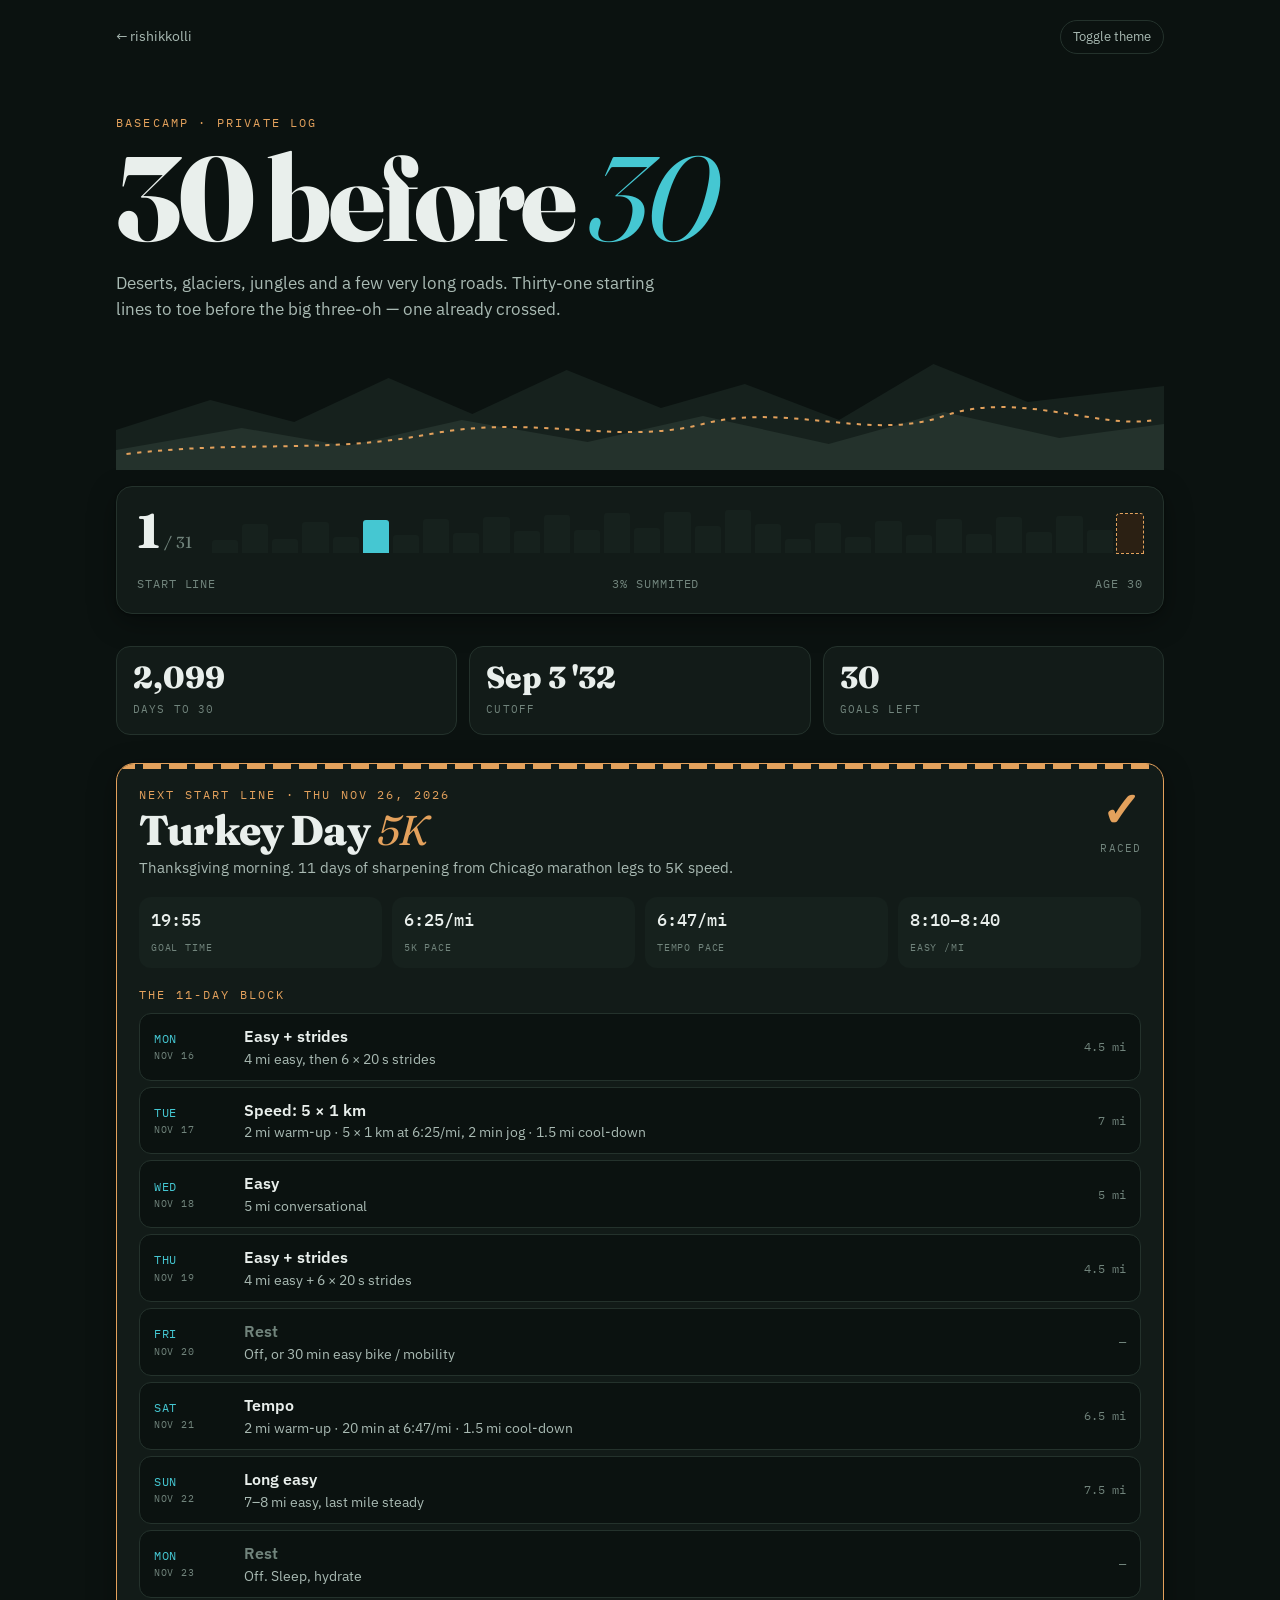
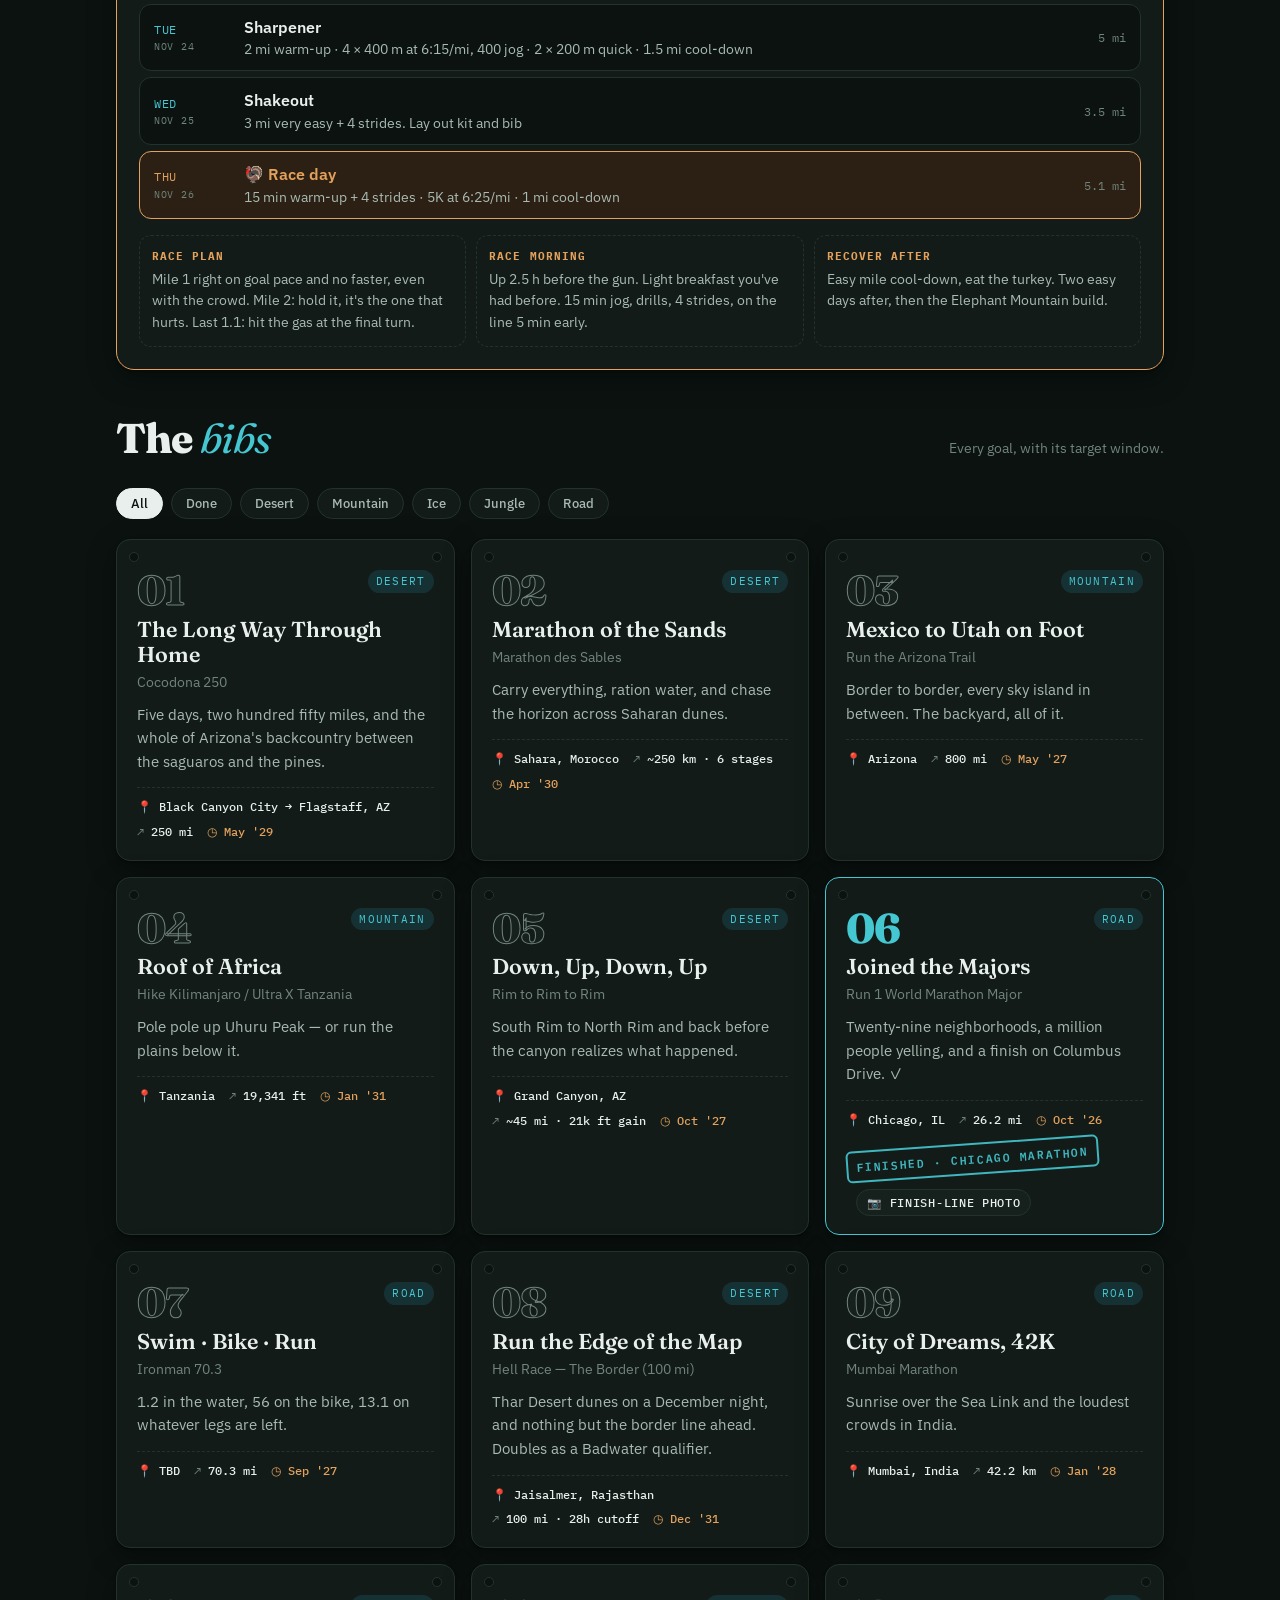
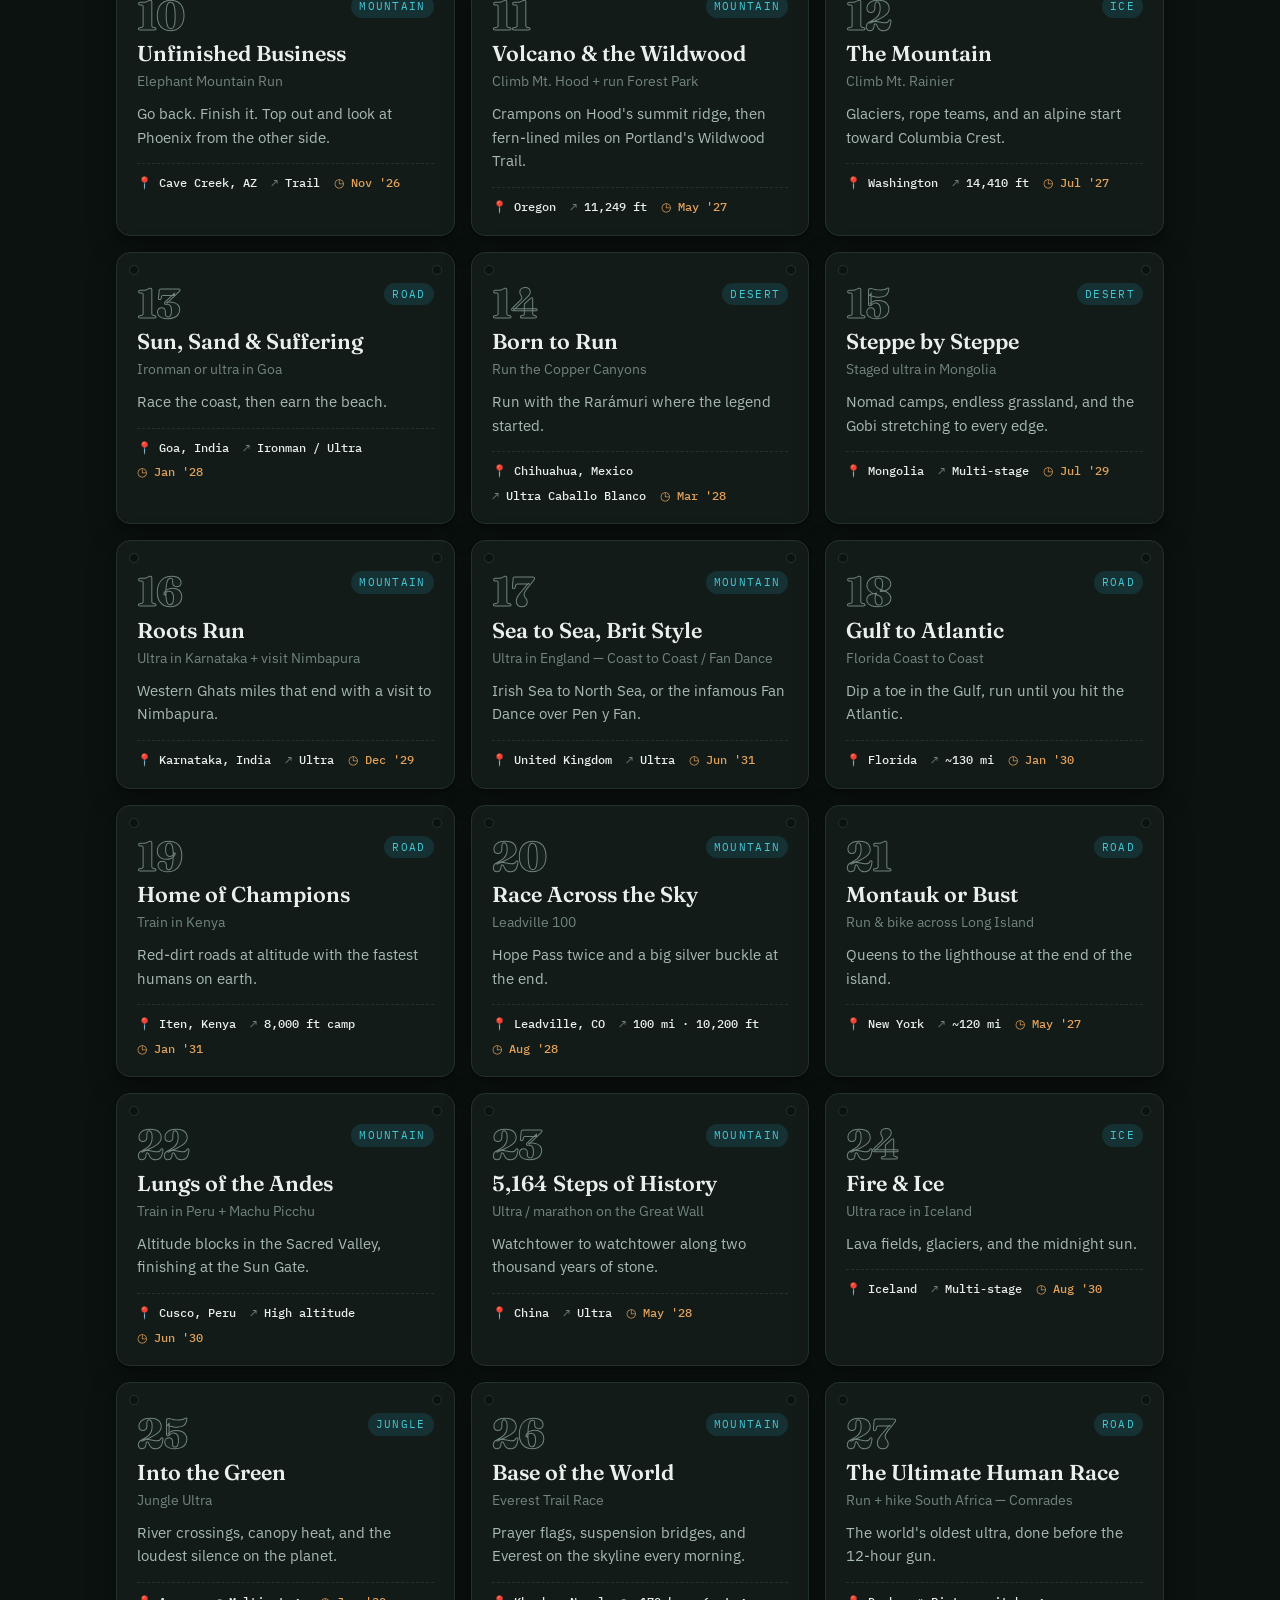
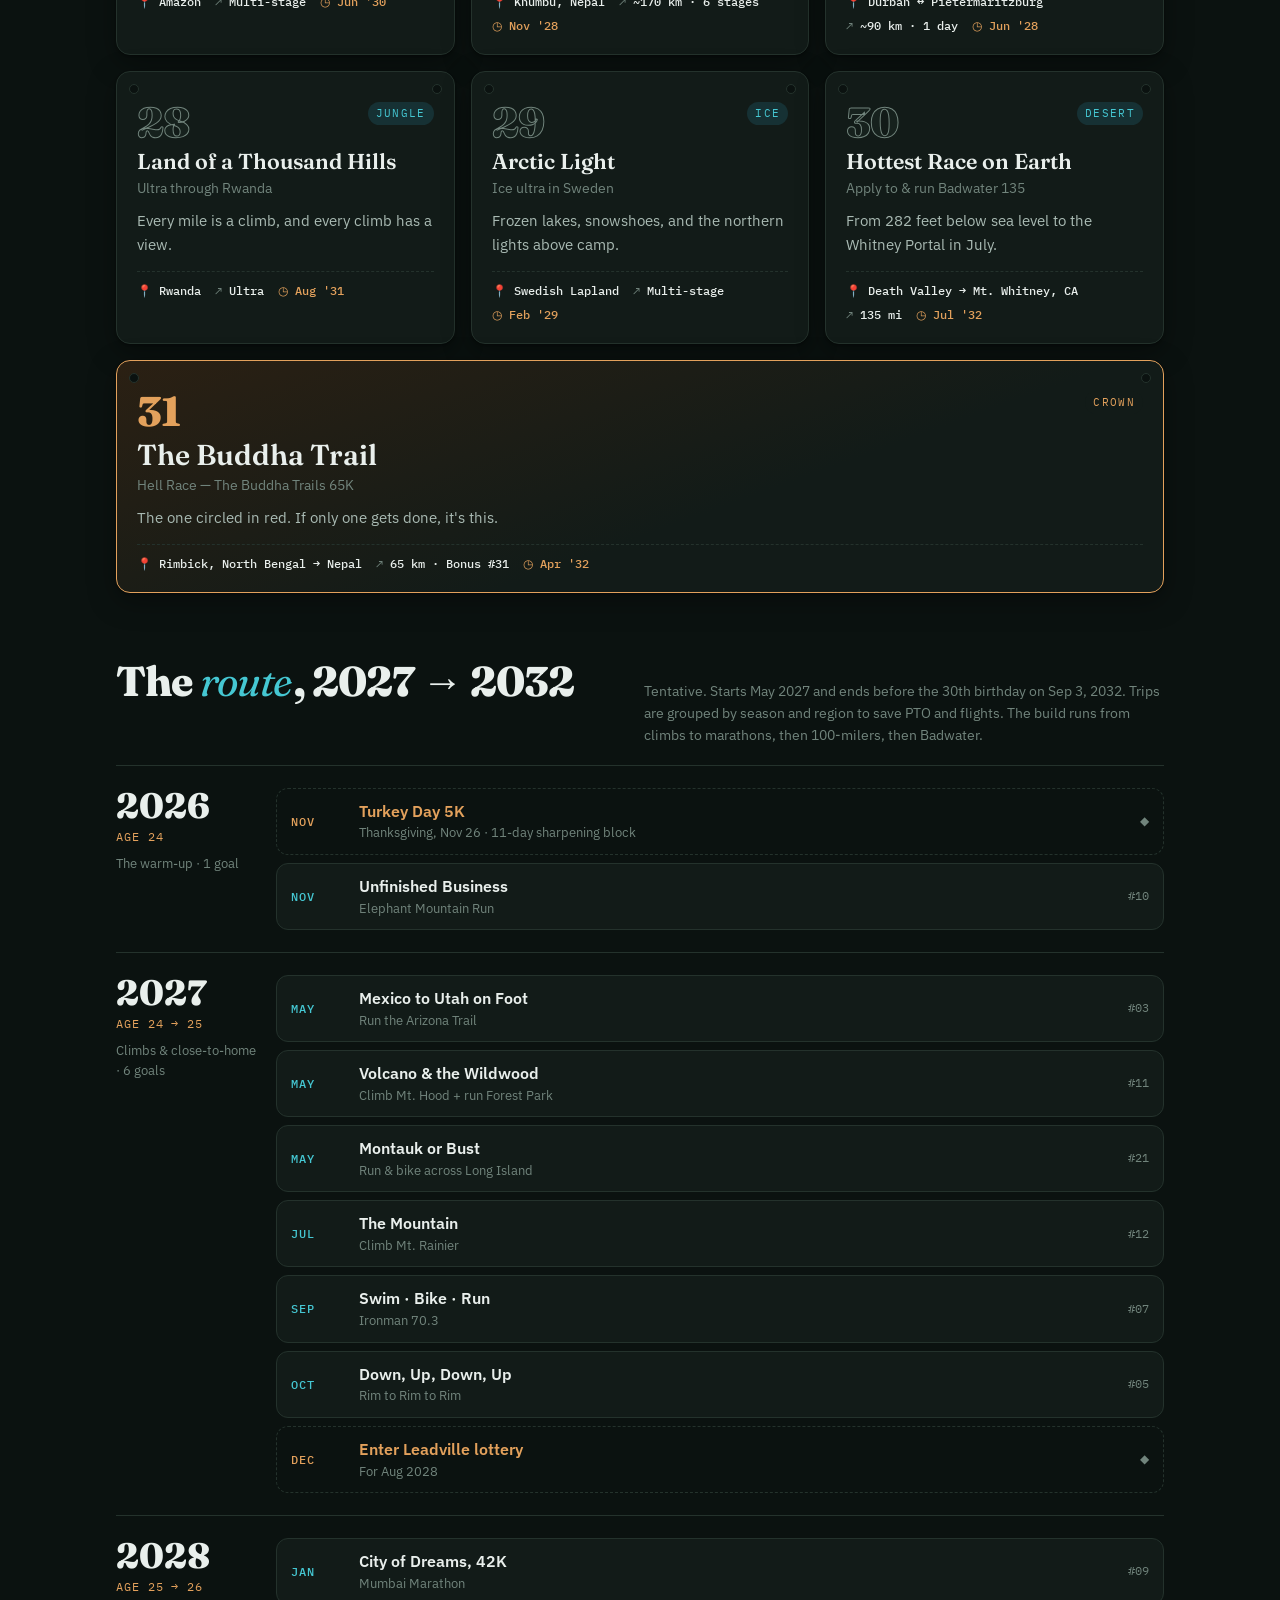
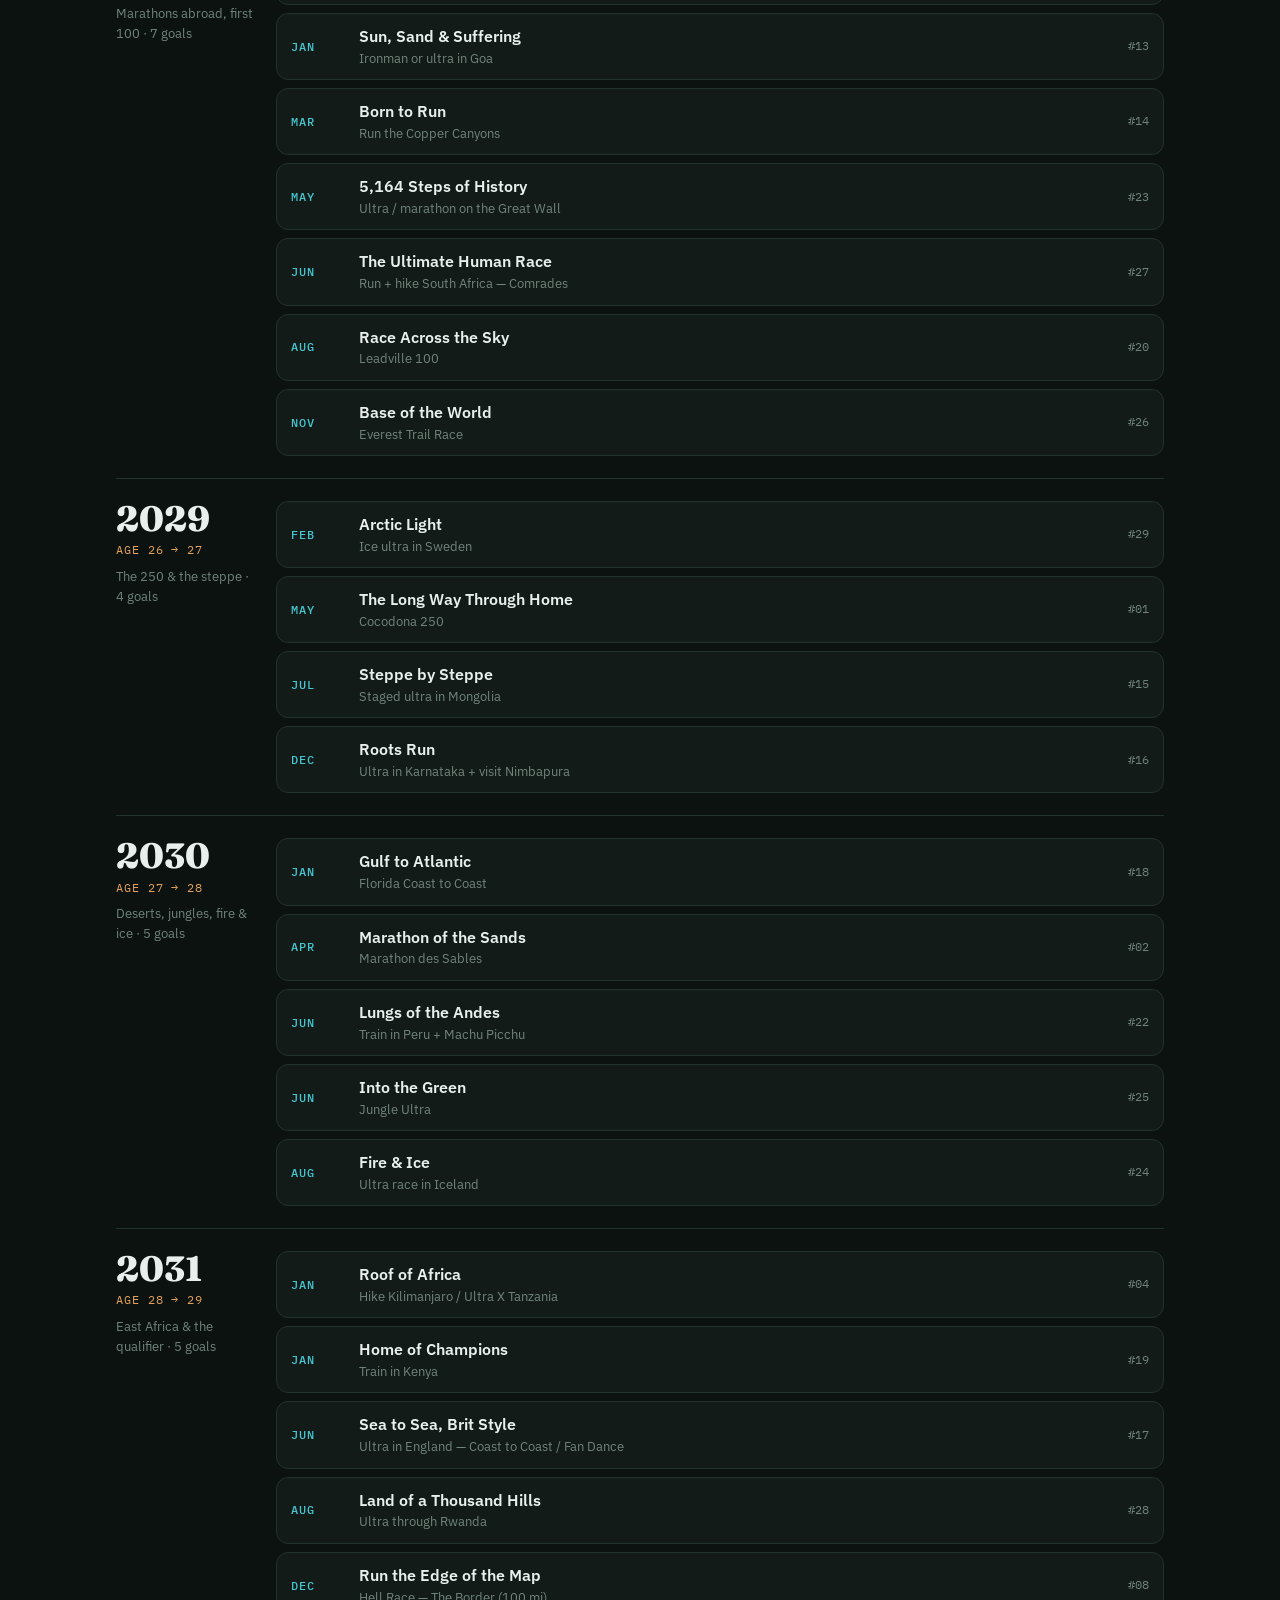
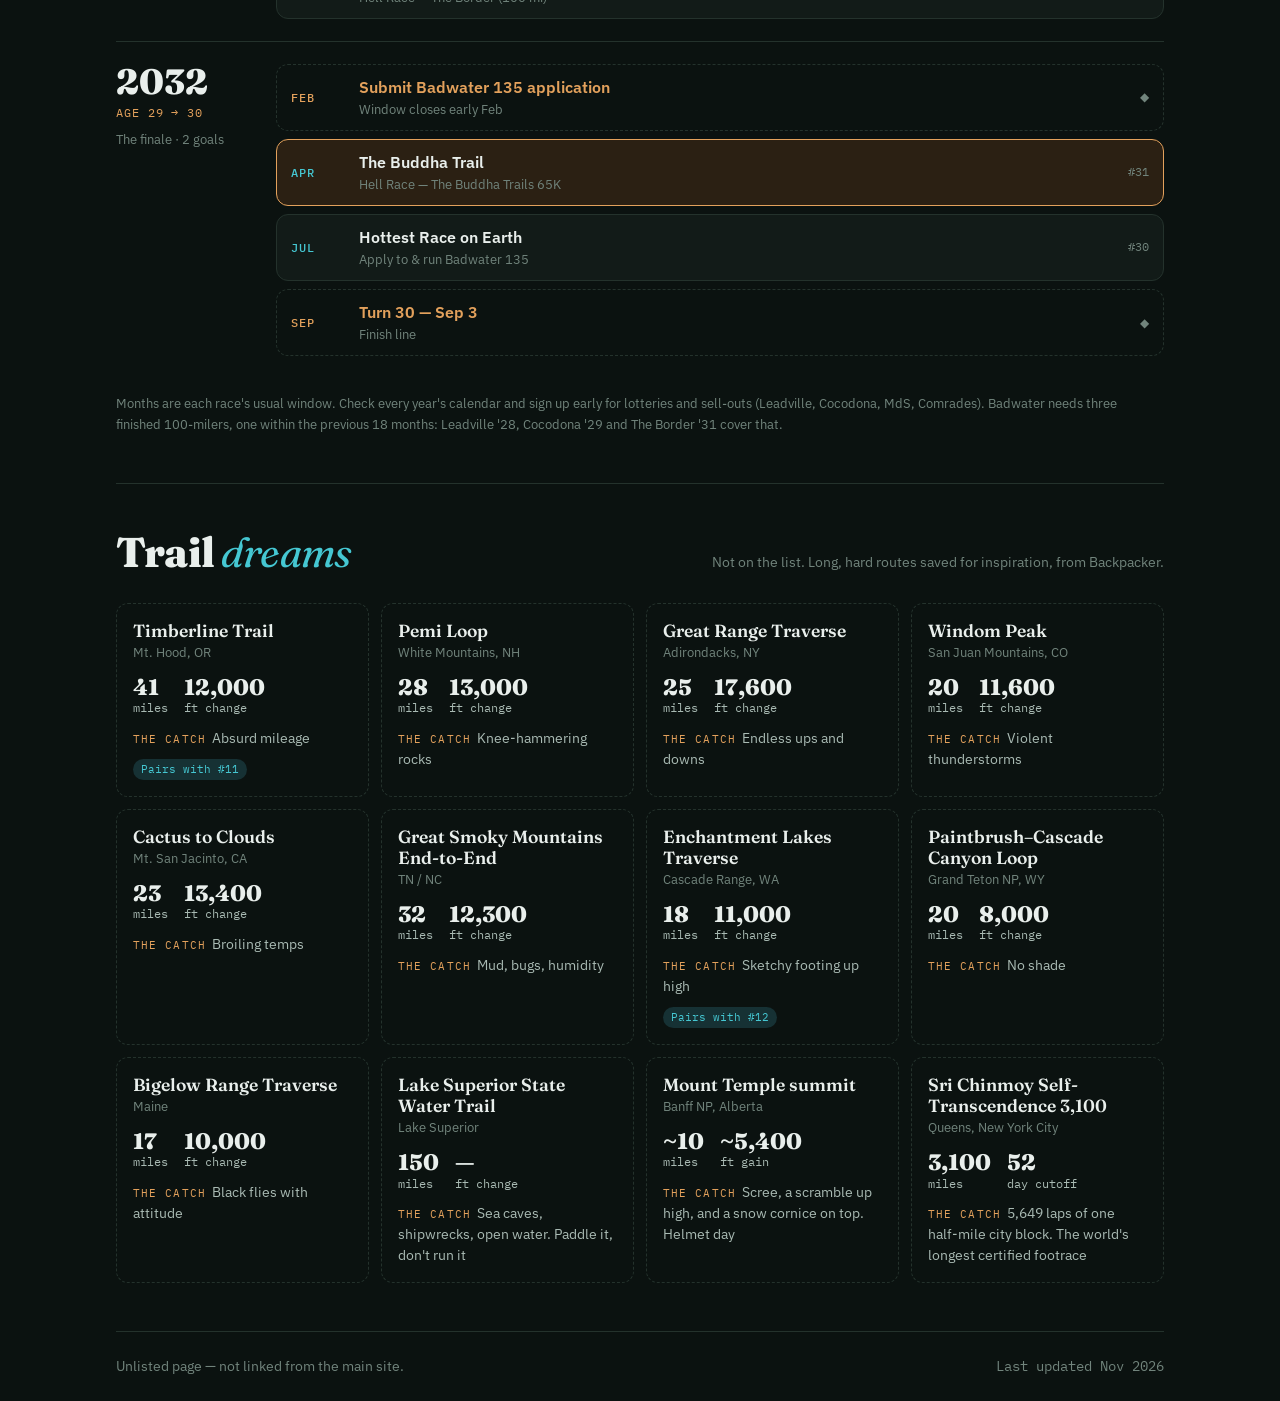
<file: basecamp/index.html>
<!doctype html>
<html lang="en">
<head>
<meta charset="UTF-8" />
<meta name="viewport" content="width=device-width, initial-scale=1.0" />
<meta name="robots" content="noindex, nofollow, noarchive" />
<title>Basecamp · 30 Before 30</title>
<script>
  (function(){
    var theme = 'dark';
    try { var s = localStorage.getItem('theme'); if (s === 'dark' || s === 'light') theme = s; } catch(e){}
    document.documentElement.setAttribute('data-theme', theme);
  })();
</script>
<link rel="preconnect" href="https://fonts.googleapis.com">
<link rel="preconnect" href="https://fonts.gstatic.com" crossorigin>
<link href="https://fonts.googleapis.com/css2?family=Fraunces:ital,opsz,wght@0,9..144,400;0,9..144,600;0,9..144,800;1,9..144,400&family=IBM+Plex+Sans:wght@400;500;600&family=IBM+Plex+Mono:wght@400;500&display=swap" rel="stylesheet">
<style>
  :root{
    --bg:#F5F7F6; --surface:#FFFFFF; --surface-2:#EEF2F0;
    --ink:#16211E; --ink-soft:#48564F; --ink-faint:#7C8B84;
    --accent:#0E7C86; --accent-tint:#E3F1F1;
    --amber:#C97A2B; --amber-tint:#F7EADA;
    --line:#DCE3E0;
    --shadow:0 1px 2px rgba(15,30,26,.04),0 8px 24px rgba(15,30,26,.05);
  }
  @media (prefers-color-scheme: dark){
    :root:not([data-theme="light"]){
      --bg:#0B1210; --surface:#121B18; --surface-2:#16211D;
      --ink:#E9EFEC; --ink-soft:#A9BAB3; --ink-faint:#71847C;
      --accent:#45C7D2; --accent-tint:#163134;
      --amber:#E3A15C; --amber-tint:#2B2013;
      --line:#24322C;
      --shadow:0 1px 2px rgba(0,0,0,.3),0 8px 28px rgba(0,0,0,.35);
    }
  }
  :root[data-theme="dark"]{
    --bg:#0B1210; --surface:#121B18; --surface-2:#16211D;
    --ink:#E9EFEC; --ink-soft:#A9BAB3; --ink-faint:#71847C;
    --accent:#45C7D2; --accent-tint:#163134;
    --amber:#E3A15C; --amber-tint:#2B2013;
    --line:#24322C;
    --shadow:0 1px 2px rgba(0,0,0,.3),0 8px 28px rgba(0,0,0,.35);
  }
  *{box-sizing:border-box}
  @media (prefers-reduced-motion: reduce){*{animation:none!important;transition:none!important}}
  body{margin:0;background:var(--bg);color:var(--ink);font:16px/1.55 "IBM Plex Sans",ui-sans-serif,system-ui,sans-serif;-webkit-font-smoothing:antialiased}
  .wrap{max-width:1080px;margin:0 auto;padding:0 16px}
  .mono{font-family:"IBM Plex Mono",ui-monospace,Menlo,monospace}

  /* top bar */
  .bar{display:flex;justify-content:space-between;align-items:center;padding:20px 0}
  .bar a{color:var(--ink-soft);text-decoration:none;font-size:.85rem}
  .bar a:hover{color:var(--accent)}
  .toggle{background:none;border:1px solid var(--line);color:var(--ink-soft);border-radius:999px;padding:6px 12px;font:inherit;font-size:.8rem;cursor:pointer}

  /* hero */
  .hero{position:relative;padding:40px 0 24px;overflow:hidden}
  .eyebrow{font-family:"IBM Plex Mono",monospace;font-size:.75rem;letter-spacing:.18em;text-transform:uppercase;color:var(--amber)}
  h1{font-family:"Fraunces",Georgia,serif;font-weight:800;font-size:clamp(3rem,11vw,7.5rem);line-height:.9;letter-spacing:-.03em;margin:12px 0 18px}
  h1 em{font-style:italic;font-weight:400;color:var(--accent)}
  .lede{max-width:560px;color:var(--ink-soft);font-size:1.05rem;margin:0}
  .ridge{display:block;width:100%;height:120px;margin-top:28px;color:var(--line)}
  .ridge .far{fill:var(--surface-2)} .ridge .near{fill:var(--line)}
  .ridge .path{fill:none;stroke:var(--amber);stroke-width:2;stroke-dasharray:4 6}

  /* elevation progress */
  .progress{display:grid;grid-template-columns:auto 1fr;gap:20px;align-items:center;background:var(--surface);border:1px solid var(--line);border-radius:16px;padding:20px;box-shadow:var(--shadow);margin:-8px 0 32px}
  .count{font-family:"Fraunces",serif;font-size:3rem;font-weight:800;line-height:1}
  .count small{font-size:1rem;color:var(--ink-faint);font-weight:400}
  .track{display:flex;gap:4px;align-items:flex-end;height:44px}
  .track span{flex:1;background:var(--surface-2);border-radius:3px 3px 0 0;transition:background .2s}
  .track span.on{background:var(--accent)}
  .track span.crown{background:var(--amber-tint);outline:1px dashed var(--amber)}
  .plabel{grid-column:1/-1;display:flex;justify-content:space-between;font-family:"IBM Plex Mono",monospace;font-size:.72rem;color:var(--ink-faint);text-transform:uppercase;letter-spacing:.08em}

  /* filters */
  .filters{display:flex;flex-wrap:wrap;gap:8px;margin-bottom:20px}
  .chip{border:1px solid var(--line);background:var(--surface);color:var(--ink-soft);border-radius:999px;padding:6px 14px;font:500 .82rem "IBM Plex Sans",sans-serif;cursor:pointer}
  .chip[aria-pressed="true"]{background:var(--ink);color:var(--bg);border-color:var(--ink)}

  /* bib cards */
  .grid{display:grid;grid-template-columns:repeat(auto-fill,minmax(300px,1fr));gap:16px;padding-bottom:48px}
  .bib{position:relative;background:var(--surface);border:1px solid var(--line);border-radius:14px;padding:20px 20px 18px;box-shadow:var(--shadow);overflow:hidden;transition:transform .15s}
  .bib:hover{transform:translateY(-2px)}
  .bib::before,.bib::after{content:"";position:absolute;top:12px;width:8px;height:8px;border-radius:50%;background:var(--bg);border:1px solid var(--line)}
  .bib::before{left:12px}.bib::after{right:12px}
  .num{font-family:"Fraunces",serif;font-weight:800;font-size:2.6rem;line-height:1;color:var(--surface-2);-webkit-text-stroke:1px var(--ink-faint);letter-spacing:-.02em}
  .head{display:flex;justify-content:space-between;align-items:flex-start;gap:8px;margin:10px 0 6px}
  .terrain{font-family:"IBM Plex Mono",monospace;font-size:.68rem;letter-spacing:.12em;text-transform:uppercase;color:var(--accent);background:var(--accent-tint);padding:3px 8px;border-radius:999px;white-space:nowrap}
  .bib h3{font-family:"Fraunces",serif;font-size:1.35rem;line-height:1.15;font-weight:600;margin:0 0 4px}
  .real{font-size:.85rem;color:var(--ink-faint);margin:0 0 10px}
  .line{color:var(--ink-soft);font-size:.95rem;margin:0 0 14px}
  .meta{display:flex;flex-wrap:wrap;gap:6px 14px;font-family:"IBM Plex Mono",monospace;font-size:.75rem;color:var(--ink-faint);border-top:1px dashed var(--line);padding-top:10px}
  .meta b{color:var(--ink);font-weight:500}

  .bib.done{border-color:var(--accent)}
  .bib.done .num{color:var(--accent);-webkit-text-stroke:0}
  .stamp{display:inline-block;margin-top:14px;transform:rotate(-4deg);border:2px solid var(--accent);color:var(--accent);font:600 .72rem "IBM Plex Mono",monospace;letter-spacing:.14em;padding:4px 8px;border-radius:6px;text-transform:uppercase;opacity:.9;background:var(--surface)}

  .bib.crown{border:1px solid var(--amber);background:linear-gradient(160deg,var(--amber-tint),var(--surface) 60%);grid-column:1/-1}
  .bib.crown .num{color:var(--amber);-webkit-text-stroke:0}
  .bib.crown .terrain{color:var(--amber);background:var(--surface)}
  .bib.crown h3{font-size:1.8rem}

  /* section heads */
  .sec{display:flex;justify-content:space-between;align-items:baseline;flex-wrap:wrap;gap:8px;margin:8px 0 18px}
  .sec h2{font-family:"Fraunces",serif;font-weight:800;font-size:clamp(1.8rem,5vw,2.6rem);letter-spacing:-.02em;margin:0}
  .sec h2 em{font-style:italic;font-weight:400;color:var(--accent)}
  .sec p{margin:0;color:var(--ink-faint);font-size:.9rem;max-width:520px}

  /* countdown */
  .clock{display:grid;grid-template-columns:repeat(3,1fr);gap:12px;margin:0 0 28px}
  .clock div{background:var(--surface);border:1px solid var(--line);border-radius:14px;padding:14px 16px}
  .clock b{display:block;font-family:"Fraunces",serif;font-size:1.9rem;font-weight:800;line-height:1.1}
  .clock span{font-family:"IBM Plex Mono",monospace;font-size:.7rem;letter-spacing:.1em;text-transform:uppercase;color:var(--ink-faint)}

  /* timeline */
  .plan{padding-bottom:40px}
  .yr-row{display:grid;grid-template-columns:140px 1fr;gap:20px;padding:22px 0;border-top:1px solid var(--line)}
  .yr-h{position:sticky;top:12px;align-self:start}
  .yr-h b{display:block;font-family:"Fraunces",serif;font-size:2.2rem;font-weight:800;line-height:1}
  .yr-h span{font-family:"IBM Plex Mono",monospace;font-size:.72rem;color:var(--amber);letter-spacing:.08em;text-transform:uppercase}
  .yr-h small{display:block;color:var(--ink-faint);font-size:.8rem;margin-top:6px}
  .stops{list-style:none;margin:0;padding:0;display:grid;gap:8px}
  .stop{display:grid;grid-template-columns:56px 1fr auto;gap:12px;align-items:center;background:var(--surface);border:1px solid var(--line);border-radius:12px;padding:10px 14px}
  .stop .mo{font-family:"IBM Plex Mono",monospace;font-size:.78rem;font-weight:500;color:var(--accent);text-transform:uppercase;letter-spacing:.08em}
  .stop .ti{font-weight:600}
  .stop .ti small{display:block;font-weight:400;color:var(--ink-faint);font-size:.82rem}
  .stop .no{font-family:"IBM Plex Mono",monospace;font-size:.75rem;color:var(--ink-faint)}
  .stop.ms{background:transparent;border-style:dashed}
  .stop.ms .mo,.stop.ms .ti{color:var(--amber)}
  .stop.done{border-color:var(--accent)}
  .stop.crown{border-color:var(--amber);background:var(--amber-tint)}
  .note{color:var(--ink-faint);font-size:.82rem;margin:16px 0 0}
  .when{color:var(--amber)!important}

  /* trail dreams */
  .dreams{padding:8px 0 48px;border-top:1px solid var(--line);margin-top:8px}
  .dreams .sec{margin-top:28px}
  .dgrid{display:grid;grid-template-columns:repeat(auto-fill,minmax(240px,1fr));gap:12px}
  .dream{border:1px dashed var(--line);border-radius:12px;padding:16px;background:transparent}
  .dream h4{font-family:"Fraunces",serif;font-weight:600;font-size:1.1rem;line-height:1.2;margin:0 0 2px}
  .dream .loc{font-size:.8rem;color:var(--ink-faint);margin:0 0 12px}
  .dream .nums{display:flex;gap:16px;font-family:"IBM Plex Mono",monospace;font-size:.75rem;color:var(--ink-soft);margin-bottom:10px}
  .dream .nums b{display:block;font-family:"Fraunces",serif;font-size:1.4rem;font-weight:800;color:var(--ink);line-height:1.1}
  .dream .catch{font-size:.85rem;color:var(--ink-soft);margin:0}
  .dream .catch span{font-family:"IBM Plex Mono",monospace;font-size:.68rem;letter-spacing:.1em;text-transform:uppercase;color:var(--amber);margin-right:6px}
  .dream .pair{display:inline-block;margin-top:10px;font-family:"IBM Plex Mono",monospace;font-size:.68rem;color:var(--accent);background:var(--accent-tint);padding:2px 8px;border-radius:999px}

  /* finish-line photo */
  .bib.has-photo{cursor:pointer}
  .photo-btn{display:inline-flex;align-items:center;gap:6px;margin:14px 0 0 10px;font:500 .72rem "IBM Plex Mono",monospace;letter-spacing:.06em;text-transform:uppercase;color:var(--ink);background:var(--surface-2);border:1px solid var(--line);border-radius:999px;padding:5px 10px;cursor:pointer}
  .photo-btn:hover{border-color:var(--accent);color:var(--accent)}
  .lb{position:fixed;inset:0;z-index:50;background:rgba(5,8,7,.88);backdrop-filter:blur(4px);display:none;align-items:center;justify-content:center;padding:24px 16px}
  .lb.open{display:flex}
  .lb figure{margin:0;max-width:min(560px,100%);text-align:center}
  .lb img{display:block;width:100%;max-height:82vh;object-fit:contain;border-radius:12px;box-shadow:0 24px 60px rgba(0,0,0,.5)}
  .lb figcaption{margin-top:12px;color:#E9EFEC;font:500 .78rem "IBM Plex Mono",monospace;letter-spacing:.06em}
  .lb-x{position:absolute;top:16px;right:16px;width:40px;height:40px;border-radius:50%;border:1px solid rgba(255,255,255,.3);background:rgba(255,255,255,.12);color:#fff;font-size:1.4rem;line-height:1;cursor:pointer}

  .plan-link{display:inline-flex;margin:14px 0 0 10px;font:500 .72rem "IBM Plex Mono",monospace;letter-spacing:.06em;text-transform:uppercase;color:var(--amber);border:1px solid var(--amber);border-radius:999px;padding:5px 10px;text-decoration:none}
  .plan-link:hover{background:var(--amber-tint)}

  /* next race block */
  .race{background:var(--surface);border:1px solid var(--amber);border-radius:18px;box-shadow:var(--shadow);padding:22px;margin:0 0 36px;position:relative;overflow:hidden}
  .race::before{content:"";position:absolute;inset:0 0 auto 0;height:5px;background:repeating-linear-gradient(90deg,var(--amber) 0 18px,transparent 18px 26px)}
  .race-top{display:flex;justify-content:space-between;align-items:flex-start;gap:16px;flex-wrap:wrap}
  .race h2{font-family:"Fraunces",serif;font-weight:800;font-size:clamp(1.8rem,5vw,2.6rem);letter-spacing:-.02em;margin:6px 0 4px;line-height:1}
  .race h2 em{font-style:italic;font-weight:400;color:var(--amber)}
  .race .sub{color:var(--ink-soft);margin:0;font-size:.95rem}
  .tminus{text-align:right}
  .tminus b{display:block;font-family:"Fraunces",serif;font-size:3rem;font-weight:800;line-height:1;color:var(--amber)}
  .tminus span{font-family:"IBM Plex Mono",monospace;font-size:.7rem;letter-spacing:.1em;text-transform:uppercase;color:var(--ink-faint)}
  .targets{display:grid;grid-template-columns:repeat(4,1fr);gap:10px;margin:18px 0}
  .targets div{background:var(--surface-2);border-radius:12px;padding:10px 12px}
  .targets b{display:block;font-family:"IBM Plex Mono",monospace;font-size:1.05rem;font-weight:500;color:var(--ink)}
  .targets span{font-family:"IBM Plex Mono",monospace;font-size:.64rem;letter-spacing:.08em;text-transform:uppercase;color:var(--ink-faint)}
  .sstats{display:grid;grid-template-columns:repeat(4,1fr);gap:10px;margin:6px 0 18px}
  .sstats div{border:1px solid var(--line);border-radius:12px;padding:10px 12px}
  .sstats b{display:block;font-family:"Fraunces",serif;font-size:1.6rem;font-weight:800;line-height:1.1}
  .sstats span{font-family:"IBM Plex Mono",monospace;font-size:.64rem;letter-spacing:.08em;text-transform:uppercase;color:var(--ink-faint)}
  .weeks{display:flex;gap:6px;align-items:flex-end;height:70px;margin:4px 0 4px}
  .weeks div{flex:1;display:flex;flex-direction:column;align-items:center;gap:4px;height:100%;justify-content:flex-end}
  .weeks i{display:block;width:100%;background:var(--accent);border-radius:4px 4px 0 0;min-height:2px}
  .weeks small{font-family:"IBM Plex Mono",monospace;font-size:.6rem;color:var(--ink-faint)}
  .sline{font-family:"IBM Plex Mono",monospace;font-size:.7rem;color:var(--ink-faint);margin:0 0 14px}
  .days{list-style:none;margin:0;padding:0;display:grid;gap:6px}
  .rday{display:grid;grid-template-columns:78px 1fr auto;gap:12px;align-items:center;border:1px solid var(--line);border-radius:12px;padding:10px 14px;background:var(--bg)}
  .rday .dd{font-family:"IBM Plex Mono",monospace;font-size:.74rem;color:var(--accent);text-transform:uppercase;letter-spacing:.06em}
  .rday .dd small{display:block;color:var(--ink-faint)}
  .rday .w{font-weight:600}
  .rday .w small{display:block;font-weight:400;color:var(--ink-soft);font-size:.85rem}
  .rday .mi{font-family:"IBM Plex Mono",monospace;font-size:.78rem;color:var(--ink-faint);text-align:right;white-space:nowrap}
  .rday.today{border-color:var(--accent);box-shadow:inset 3px 0 0 var(--accent)}
  .rday.hit{border-color:var(--accent);background:var(--accent-tint)}
  .rday.hit .mi{color:var(--accent)}
  .rday.rest .w{color:var(--ink-faint)}
  .rday.raceday{border-color:var(--amber);background:var(--amber-tint)}
  .rday.raceday .dd,.rday.raceday .w{color:var(--amber)}
  .rnotes{display:grid;grid-template-columns:repeat(3,1fr);gap:10px;margin-top:16px}
  .rnotes div{border:1px dashed var(--line);border-radius:12px;padding:12px;font-size:.88rem;color:var(--ink-soft)}
  .rnotes b{display:block;font-family:"IBM Plex Mono",monospace;font-size:.66rem;letter-spacing:.1em;text-transform:uppercase;color:var(--amber);margin-bottom:4px}
  @media (max-width:640px){.targets,.sstats{grid-template-columns:repeat(2,1fr)}.rnotes{grid-template-columns:1fr}.rday{grid-template-columns:58px 1fr;}.rday .mi{grid-column:2;text-align:left}.tminus{text-align:left}}

  footer{border-top:1px solid var(--line);padding:24px 0 48px;color:var(--ink-faint);font-size:.85rem;display:flex;justify-content:space-between;flex-wrap:wrap;gap:8px}
  @media (max-width:640px){.yr-row{grid-template-columns:1fr;gap:12px}.yr-h{position:static}.stop{grid-template-columns:44px 1fr auto;padding:10px 12px}.clock b{font-size:1.4rem}}
  @media (max-width:520px){.progress{grid-template-columns:1fr}.track{height:32px}.grid{grid-template-columns:1fr}}
</style>
</head>
<body>
<div class="wrap">
  <nav class="bar">
    <a href="/">← rishikkolli</a>
    <button class="toggle" id="toggle" type="button">Toggle theme</button>
  </nav>

  <header class="hero">
    <div class="eyebrow">Basecamp · private log</div>
    <h1>30 before <em>30</em></h1>
    <p class="lede">Deserts, glaciers, jungles and a few very long roads. Thirty-one starting lines to toe before the big three-oh — one already crossed.</p>
    <svg class="ridge" viewBox="0 0 1000 120" preserveAspectRatio="none" aria-hidden="true">
      <path class="far" d="M0 120 L0 80 L90 50 L170 72 L260 28 L340 64 L430 20 L520 58 L600 34 L690 70 L780 14 L870 52 L1000 36 L1000 120 Z"/>
      <path class="near" d="M0 120 L0 100 L120 78 L220 96 L330 70 L450 92 L560 66 L680 94 L790 62 L900 88 L1000 74 L1000 120 Z"/>
      <path class="path" d="M10 104 C120 90 200 104 300 84 S480 96 560 74 S720 92 790 66 S940 80 990 70"/>
    </svg>
  </header>

  <section class="progress" aria-label="Progress">
    <div class="count"><span id="done">0</span><small> / <span id="total">0</span></small></div>
    <div class="track" id="track"></div>
    <div class="plabel"><span>Start line</span><span id="pct"></span><span>Age 30</span></div>
  </section>

  <div class="clock" aria-label="Countdown to 30">
    <div><b id="cd-days">—</b><span>Days to 30</span></div>
    <div><b>Sep 3 '32</b><span>Cutoff</span></div>
    <div><b id="cd-left">30</b><span>Goals left</span></div>
  </div>

  <section class="race" id="race" aria-label="Next start line">
    <div class="race-top">
      <div>
        <div class="eyebrow">Next start line · Thu Nov 26, 2026</div>
        <h2>Turkey Day <em>5K</em></h2>
        <p class="sub" id="race-sub">Thanksgiving morning. 11 days of sharpening from Chicago marathon legs to 5K speed.</p>
      </div>
      <div class="tminus"><b id="race-days">—</b><span id="race-days-l">days to go</span></div>
    </div>

    <div class="targets" id="targets"></div>

    <div class="eyebrow" style="margin-bottom:8px">The 11-day block</div>
    <ul class="days" id="rdays"></ul>

    <div class="rnotes">
      <div><b>Race plan</b>Mile 1 right on goal pace and no faster, even with the crowd. Mile 2: hold it, it's the one that hurts. Last 1.1: hit the gas at the final turn.</div>
      <div><b>Race morning</b>Up 2.5 h before the gun. Light breakfast you've had before. 15 min jog, drills, 4 strides, on the line 5 min early.</div>
      <div><b>Recover after</b>Easy mile cool-down, eat the turkey. Two easy days after, then the Elephant Mountain build.</div>
    </div>
  </section>

  <div class="sec">
    <h2>The <em>bibs</em></h2>
    <p>Every goal, with its target window.</p>
  </div>
  <div class="filters" id="filters"></div>
  <main class="grid" id="grid"></main>

  <section class="plan" aria-label="Schedule">
    <div class="sec">
      <h2>The <em>route</em>, 2027 → 2032</h2>
      <p>Tentative. Starts May 2027 and ends before the 30th birthday on Sep 3, 2032. Trips are grouped by season and region to save PTO and flights. The build runs from climbs to marathons, then 100-milers, then Badwater.</p>
    </div>
    <div id="plan"></div>
    <p class="note">Months are each race's usual window. Check every year's calendar and sign up early for lotteries and sell-outs (Leadville, Cocodona, MdS, Comrades). Badwater needs three finished 100-milers, one within the previous 18 months: Leadville '28, Cocodona '29 and The Border '31 cover that.</p>
  </section>

  <section class="dreams" aria-label="Trails of interest">
    <div class="sec">
      <h2>Trail <em>dreams</em></h2>
      <p>Not on the list. Long, hard routes saved for inspiration, from Backpacker.</p>
    </div>
    <div class="dgrid" id="dreams"></div>
  </section>

  <footer>
    <span>Unlisted page — not linked from the main site.</span>
    <span class="mono">Last updated Nov 2026</span>
  </footer>
</div>

<div class="lb" id="lb" role="dialog" aria-modal="true" aria-label="Photo">
  <button class="lb-x" id="lbx" type="button" aria-label="Close">×</button>
  <figure><img id="lbimg" alt=""><figcaption id="lbcap"></figcaption></figure>
</div>

<script>
const goals = [
  {when:"2029-05", t:"The Long Way Through Home", r:"Cocodona 250", w:"Black Canyon City → Flagstaff, AZ", k:"Desert", d:"250 mi", line:"Five days, two hundred fifty miles, and the whole of Arizona's backcountry between the saguaros and the pines."},
  {when:"2030-04", t:"Marathon of the Sands", r:"Marathon des Sables", w:"Sahara, Morocco", k:"Desert", d:"~250 km · 6 stages", line:"Carry everything, ration water, and chase the horizon across Saharan dunes."},
  {when:"2027-05", t:"Mexico to Utah on Foot", r:"Run the Arizona Trail", w:"Arizona", k:"Mountain", d:"800 mi", line:"Border to border, every sky island in between. The backyard, all of it."},
  {when:"2031-01", t:"Roof of Africa", r:"Hike Kilimanjaro / Ultra X Tanzania", w:"Tanzania", k:"Mountain", d:"19,341 ft", line:"Pole pole up Uhuru Peak — or run the plains below it."},
  {when:"2027-10", t:"Down, Up, Down, Up", r:"Rim to Rim to Rim", w:"Grand Canyon, AZ", k:"Desert", d:"~45 mi · 21k ft gain", line:"South Rim to North Rim and back before the canyon realizes what happened."},
  {when:"2026-10", t:"Joined the Majors", r:"Run 1 World Marathon Major", w:"Chicago, IL", k:"Road", d:"26.2 mi", done:"Chicago Marathon", photo:"memories/chicago-2026.webp", photoCap:"Finish stretch · Chicago Marathon · October 2026", line:"Twenty-nine neighborhoods, a million people yelling, and a finish on Columbus Drive. ✓"},
  {when:"2027-09", t:"Swim · Bike · Run", r:"Ironman 70.3", w:"TBD", k:"Road", d:"70.3 mi", line:"1.2 in the water, 56 on the bike, 13.1 on whatever legs are left."},
  {when:"2031-12", t:"Run the Edge of the Map", r:"Hell Race — The Border (100 mi)", w:"Jaisalmer, Rajasthan", k:"Desert", d:"100 mi · 28h cutoff", line:"Thar Desert dunes on a December night, and nothing but the border line ahead. Doubles as a Badwater qualifier."},
  {when:"2028-01", t:"City of Dreams, 42K", r:"Mumbai Marathon", w:"Mumbai, India", k:"Road", d:"42.2 km", line:"Sunrise over the Sea Link and the loudest crowds in India."},
  {when:"2026-11", t:"Unfinished Business", r:"Elephant Mountain Run", w:"Cave Creek, AZ", k:"Mountain", d:"Trail", line:"Go back. Finish it. Top out and look at Phoenix from the other side."},
  {when:"2027-05", t:"Volcano & the Wildwood", r:"Climb Mt. Hood + run Forest Park", w:"Oregon", k:"Mountain", d:"11,249 ft", line:"Crampons on Hood's summit ridge, then fern-lined miles on Portland's Wildwood Trail."},
  {when:"2027-07", t:"The Mountain", r:"Climb Mt. Rainier", w:"Washington", k:"Ice", d:"14,410 ft", line:"Glaciers, rope teams, and an alpine start toward Columbia Crest."},
  {when:"2028-01", t:"Sun, Sand & Suffering", r:"Ironman or ultra in Goa", w:"Goa, India", k:"Road", d:"Ironman / Ultra", line:"Race the coast, then earn the beach."},
  {when:"2028-03", t:"Born to Run", r:"Run the Copper Canyons", w:"Chihuahua, Mexico", k:"Desert", d:"Ultra Caballo Blanco", line:"Run with the Rarámuri where the legend started."},
  {when:"2029-07", t:"Steppe by Steppe", r:"Staged ultra in Mongolia", w:"Mongolia", k:"Desert", d:"Multi-stage", line:"Nomad camps, endless grassland, and the Gobi stretching to every edge."},
  {when:"2029-12", t:"Roots Run", r:"Ultra in Karnataka + visit Nimbapura", w:"Karnataka, India", k:"Mountain", d:"Ultra", line:"Western Ghats miles that end with a visit to Nimbapura."},
  {when:"2031-06", t:"Sea to Sea, Brit Style", r:"Ultra in England — Coast to Coast / Fan Dance", w:"United Kingdom", k:"Mountain", d:"Ultra", line:"Irish Sea to North Sea, or the infamous Fan Dance over Pen y Fan."},
  {when:"2030-01", t:"Gulf to Atlantic", r:"Florida Coast to Coast", w:"Florida", k:"Road", d:"~130 mi", line:"Dip a toe in the Gulf, run until you hit the Atlantic."},
  {when:"2031-01", t:"Home of Champions", r:"Train in Kenya", w:"Iten, Kenya", k:"Road", d:"8,000 ft camp", line:"Red-dirt roads at altitude with the fastest humans on earth."},
  {when:"2028-08", t:"Race Across the Sky", r:"Leadville 100", w:"Leadville, CO", k:"Mountain", d:"100 mi · 10,200 ft", line:"Hope Pass twice and a big silver buckle at the end."},
  {when:"2027-05", t:"Montauk or Bust", r:"Run & bike across Long Island", w:"New York", k:"Road", d:"~120 mi", line:"Queens to the lighthouse at the end of the island."},
  {when:"2030-06", t:"Lungs of the Andes", r:"Train in Peru + Machu Picchu", w:"Cusco, Peru", k:"Mountain", d:"High altitude", line:"Altitude blocks in the Sacred Valley, finishing at the Sun Gate."},
  {when:"2028-05", t:"5,164 Steps of History", r:"Ultra / marathon on the Great Wall", w:"China", k:"Mountain", d:"Ultra", line:"Watchtower to watchtower along two thousand years of stone."},
  {when:"2030-08", t:"Fire & Ice", r:"Ultra race in Iceland", w:"Iceland", k:"Ice", d:"Multi-stage", line:"Lava fields, glaciers, and the midnight sun."},
  {when:"2030-06", t:"Into the Green", r:"Jungle Ultra", w:"Amazon", k:"Jungle", d:"Multi-stage", line:"River crossings, canopy heat, and the loudest silence on the planet."},
  {when:"2028-11", t:"Base of the World", r:"Everest Trail Race", w:"Khumbu, Nepal", k:"Mountain", d:"~170 km · 6 stages", line:"Prayer flags, suspension bridges, and Everest on the skyline every morning."},
  {when:"2028-06", t:"The Ultimate Human Race", r:"Run + hike South Africa — Comrades", w:"Durban ↔ Pietermaritzburg", k:"Road", d:"~90 km · 1 day", line:"The world's oldest ultra, done before the 12-hour gun."},
  {when:"2031-08", t:"Land of a Thousand Hills", r:"Ultra through Rwanda", w:"Rwanda", k:"Jungle", d:"Ultra", line:"Every mile is a climb, and every climb has a view."},
  {when:"2029-02", t:"Arctic Light", r:"Ice ultra in Sweden", w:"Swedish Lapland", k:"Ice", d:"Multi-stage", line:"Frozen lakes, snowshoes, and the northern lights above camp."},
  {when:"2032-07", t:"Hottest Race on Earth", r:"Apply to & run Badwater 135", w:"Death Valley → Mt. Whitney, CA", k:"Desert", d:"135 mi", line:"From 282 feet below sea level to the Whitney Portal in July."},
  {when:"2032-04", t:"The Buddha Trail", r:"Hell Race — The Buddha Trails 65K", w:"Rimbick, North Bengal → Nepal", k:"Crown", d:"65 km · Bonus #31", crown:true, line:"The one circled in red. If only one gets done, it's this."}
];

const MON = ['Jan','Feb','Mar','Apr','May','Jun','Jul','Aug','Sep','Oct','Nov','Dec'];
const fmt = w => MON[+w.slice(5)-1] + " '" + w.slice(2,4);
const grid = document.getElementById('grid'), track = document.getElementById('track');
const total = goals.length, doneN = goals.filter(g=>g.done).length;
document.getElementById('done').textContent = doneN;
document.getElementById('total').textContent = total;
document.getElementById('pct').textContent = Math.round(doneN/total*100) + '% summited';

goals.forEach((g,i)=>{
  const s = document.createElement('span');
  s.style.height = (30 + ((i*37)%70)) + '%';
  if (g.done) s.className='on'; else if (g.crown) s.className='crown';
  s.title = g.t; track.appendChild(s);
});

function render(filter){
  grid.innerHTML = '';
  goals.forEach((g,i)=>{
    if (filter==='Done' && !g.done) return;
    if (filter!=='All' && filter!=='Done' && g.k!==filter) return;
    const el = document.createElement('article');
    el.className = 'bib' + (g.done?' done':'') + (g.crown?' crown':'') + (g.photo?' has-photo':'');
    el.dataset.i = i;
    el.innerHTML =
      `<div class="head"><div class="num">${String(i+1).padStart(2,'0')}</div><span class="terrain">${g.k}</span></div>
       <h3>${g.t}</h3>
       <p class="real">${g.r}</p>
       <p class="line">${g.line}</p>
       <div class="meta"><span>📍 <b>${g.w}</b></span><span>↗ <b>${g.d}</b></span><span class="when">◷ <b class="when">${fmt(g.when)}</b></span></div>
       ${g.done?`<div class="stamp">Finished · ${g.done}</div>`:''}${g.photo?`<button class="photo-btn" type="button">📷 Finish-line photo</button>`:''}
       ${g.prog?`<div class="stamp" style="border-color:var(--amber);color:var(--amber)">In progress · ${g.prog}</div>`:''}${g.plan?`<a class="plan-link" href="${g.plan}">📋 Expedition plan ↓</a>`:''}`;
    grid.appendChild(el);
  });
}

const cats = ['All','Done','Desert','Mountain','Ice','Jungle','Road'];
const fbox = document.getElementById('filters');
cats.forEach(c=>{
  const b = document.createElement('button');
  b.className='chip'; b.type='button'; b.textContent=c;
  b.setAttribute('aria-pressed', c==='All');
  b.onclick=()=>{fbox.querySelectorAll('.chip').forEach(x=>x.setAttribute('aria-pressed','false'));b.setAttribute('aria-pressed','true');render(c);};
  fbox.appendChild(b);
});
render('All');

// finish-line photo lightbox
(function(){
  const lb = document.getElementById('lb'), img = document.getElementById('lbimg'), cap = document.getElementById('lbcap');
  function open(g){ img.src = g.photo; img.alt = g.photoCap || g.t; cap.textContent = g.photoCap || ''; lb.classList.add('open'); document.body.style.overflow = 'hidden'; document.getElementById('lbx').focus(); }
  function close(){ lb.classList.remove('open'); document.body.style.overflow = ''; }
  document.getElementById('lbx').onclick = close;
  lb.addEventListener('click', e => { if (e.target === lb || e.target.tagName === 'FIGURE') close(); });
  document.addEventListener('keydown', e => { if (e.key === 'Escape' && lb.classList.contains('open')) close(); });
  grid.addEventListener('click', e => { const el = e.target.closest('.bib.has-photo'); if (el) open(goals[+el.dataset.i]); });
})();

// countdown
(function(){
  const end = new Date(2032, 8, 3), now = new Date();
  const d = Math.max(0, Math.ceil((end - now) / 864e5));
  document.getElementById('cd-days').textContent = d.toLocaleString();
  document.getElementById('cd-left').textContent = total - doneN;
})();

// schedule
(function(){
  const MO = ['Jan','Feb','Mar','Apr','May','Jun','Jul','Aug','Sep','Oct','Nov','Dec'];
  const theme = {
    2026:['Age 24','The warm-up'],
    2027:['Age 24 → 25','Climbs & close-to-home'],
    2028:['Age 25 → 26','Marathons abroad, first 100'],
    2029:['Age 26 → 27','The 250 & the steppe'],
    2030:['Age 27 → 28','Deserts, jungles, fire & ice'],
    2031:['Age 28 → 29','East Africa & the qualifier'],
    2032:['Age 29 → 30','The finale']
  };
  const extra = [
    {when:'2026-11', t:'Turkey Day 5K', sub:'Thanksgiving, Nov 26 · 11-day sharpening block', ms:true},
    {when:'2027-12', t:'Enter Leadville lottery', sub:'For Aug 2028', ms:true},
    {when:'2032-02', t:'Submit Badwater 135 application', sub:'Window closes early Feb', ms:true},
    {when:'2032-09', t:'Turn 30 — Sep 3', sub:'Finish line', ms:true}
  ];
  const items = goals.map((g,i)=>({when:g.when, t:g.t, sub:g.r, n:i+1, done:!!g.done, crown:!!g.crown}))
    .filter(x=>!x.done).concat(extra)
    .sort((a,b)=>a.when.localeCompare(b.when) || (a.ms?-1:1));
  const box = document.getElementById('plan');
  Object.keys(theme).forEach(y=>{
    const rows = items.filter(x=>x.when.startsWith(y));
    const row = document.createElement('div'); row.className='yr-row';
    const n = rows.filter(x=>!x.ms).length;
    row.innerHTML = `<div class="yr-h"><b>${y}</b><span>${theme[y][0]}</span><small>${theme[y][1]} · ${n} goal${n===1?'':'s'}</small></div>`;
    const ul = document.createElement('ul'); ul.className='stops';
    rows.forEach(x=>{
      const li = document.createElement('li');
      li.className = 'stop' + (x.ms?' ms':'') + (x.crown?' crown':'');
      li.innerHTML = `<span class="mo">${MO[+x.when.slice(5)-1]}</span><span class="ti">${x.t}<small>${x.sub}</small></span><span class="no">${x.n?'#'+String(x.n).padStart(2,'0'):'◆'}</span>`;
      ul.appendChild(li);
    });
    row.appendChild(ul); box.appendChild(row);
  });
})();

// next race: Thanksgiving 5K block
(function(){
  const RACE = { date:'2026-11-26', name:'Turkey Day 5K', goalSec: 19*60+55 }; // goal from the 3:12 marathon PR (Riegel ≈ 20:00)
  const MI = 3.10686;
  const mmss = s => { s = Math.round(s); return Math.floor(s/60) + ':' + String(s%60).padStart(2,'0'); };
  const gp = RACE.goalSec / MI; // sec per mile
  document.getElementById('targets').innerHTML = [
    [mmss(RACE.goalSec), 'Goal time'], [mmss(gp)+'/mi', '5K pace'],
    [mmss(gp+22)+'/mi', 'Tempo pace'], [mmss(gp+105)+'–'+mmss(gp+135), 'Easy /mi']
  ].map(x=>`<div><b>${x[0]}</b><span>${x[1]}</span></div>`).join('');

  const P = n => mmss(gp + n);
  const plan = [
    ['2026-11-16','Easy + strides', `4 mi easy, then 6 × 20 s strides`, 4.5],
    ['2026-11-17','Speed: 5 × 1 km', `2 mi warm-up · 5 × 1 km at ${P(0)}/mi, 2 min jog · 1.5 mi cool-down`, 7],
    ['2026-11-18','Easy', `5 mi conversational`, 5],
    ['2026-11-19','Easy + strides', `4 mi easy + 6 × 20 s strides`, 4.5],
    ['2026-11-20','Rest', `Off, or 30 min easy bike / mobility`, 0],
    ['2026-11-21','Tempo', `2 mi warm-up · 20 min at ${P(22)}/mi · 1.5 mi cool-down`, 6.5],
    ['2026-11-22','Long easy', `7–8 mi easy, last mile steady`, 7.5],
    ['2026-11-23','Rest', `Off. Sleep, hydrate`, 0],
    ['2026-11-24','Sharpener', `2 mi warm-up · 4 × 400 m at ${P(-10)}/mi, 400 jog · 2 × 200 m quick · 1.5 mi cool-down`, 5],
    ['2026-11-25','Shakeout', `3 mi very easy + 4 strides. Lay out kit and bib`, 3.5],
    ['2026-11-26','🦃 Race day', `15 min warm-up + 4 strides · 5K at ${P(0)}/mi · 1 mi cool-down`, 5.1]
  ];

  const pad = n=>String(n).padStart(2,'0');
  const iso = d=>d.getFullYear()+'-'+pad(d.getMonth()+1)+'-'+pad(d.getDate());
  const today = iso(new Date());
  const WD = ['Sun','Mon','Tue','Wed','Thu','Fri','Sat'];
  const toD = s=>{const [y,m,d]=s.split('-').map(Number);return new Date(y,m-1,d);};
  const left = Math.round((toD(RACE.date) - toD(today)) / 864e5);
  document.getElementById('race-days').textContent = left > 0 ? left : (left === 0 ? 'Today' : '✓');
  document.getElementById('race-days-l').textContent = left > 0 ? (left===1?'day to go':'days to go') : (left===0?'race day':'raced');

  function draw(days){
    days = days || {};
    document.getElementById('rdays').innerHTML = plan.map(p=>{
      const d = toD(p[0]), got = days[p[0]], rest = !p[3], race = p[0]===RACE.date;
      const cls = 'rday' + (p[0]===today?' today':'') + (got?' hit':'') + (rest?' rest':'') + (race?' raceday':'');
      const mi = got ? `✓ ${got.mi} mi` : (rest ? '—' : `${p[3]} mi`);
      return `<li class="${cls}"><span class="dd">${WD[d.getDay()]}<small>Nov ${d.getDate()}</small></span><span class="w">${p[1]}<small>${p[2]}</small></span><span class="mi">${mi}</span></li>`;
    }).join('');
  }

  draw();
})();

// trail dreams (inspiration only, not goals)
(function(){
  const dreams = [
    {t:"Timberline Trail", w:"Mt. Hood, OR", mi:"41", ft:"12,000", c:"Absurd mileage", pair:"Pairs with #11"},
    {t:"Pemi Loop", w:"White Mountains, NH", mi:"28", ft:"13,000", c:"Knee-hammering rocks"},
    {t:"Great Range Traverse", w:"Adirondacks, NY", mi:"25", ft:"17,600", c:"Endless ups and downs"},
    {t:"Windom Peak", w:"San Juan Mountains, CO", mi:"20", ft:"11,600", c:"Violent thunderstorms"},
    {t:"Cactus to Clouds", w:"Mt. San Jacinto, CA", mi:"23", ft:"13,400", c:"Broiling temps"},
    {t:"Great Smoky Mountains End-to-End", w:"TN / NC", mi:"32", ft:"12,300", c:"Mud, bugs, humidity"},
    {t:"Enchantment Lakes Traverse", w:"Cascade Range, WA", mi:"18", ft:"11,000", c:"Sketchy footing up high", pair:"Pairs with #12"},
    {t:"Paintbrush–Cascade Canyon Loop", w:"Grand Teton NP, WY", mi:"20", ft:"8,000", c:"No shade"},
    {t:"Bigelow Range Traverse", w:"Maine", mi:"17", ft:"10,000", c:"Black flies with attitude"},
    {t:"Lake Superior State Water Trail", w:"Lake Superior", mi:"150", ft:"—", c:"Sea caves, shipwrecks, open water. Paddle it, don't run it"},
    {t:"Mount Temple summit", w:"Banff NP, Alberta", mi:"~10", ft:"~5,400", ftL:"ft gain", c:"Scree, a scramble up high, and a snow cornice on top. Helmet day"},
    {t:"Sri Chinmoy Self-Transcendence 3,100", w:"Queens, New York City", mi:"3,100", ft:"52", ftL:"day cutoff", c:"5,649 laps of one half-mile city block. The world's longest certified footrace"}
  ];
  const box = document.getElementById('dreams');
  dreams.forEach(d=>{
    const el = document.createElement('article'); el.className='dream';
    el.innerHTML = `<h4>${d.t}</h4><p class="loc">${d.w}</p>
      <div class="nums"><div><b>${d.mi}</b>miles</div><div><b>${d.ft}</b>${d.ftL||'ft change'}</div></div>
      <p class="catch"><span>The catch</span>${d.c}</p>${d.pair?`<span class="pair">${d.pair}</span>`:''}`;
    box.appendChild(el);
  });
})();

document.getElementById('toggle').onclick=()=>{
  const r=document.documentElement, n=r.getAttribute('data-theme')==='dark'?'light':'dark';
  r.setAttribute('data-theme',n); try{localStorage.setItem('theme',n);}catch(e){}
};
</script>
</body>
</html>
</file>
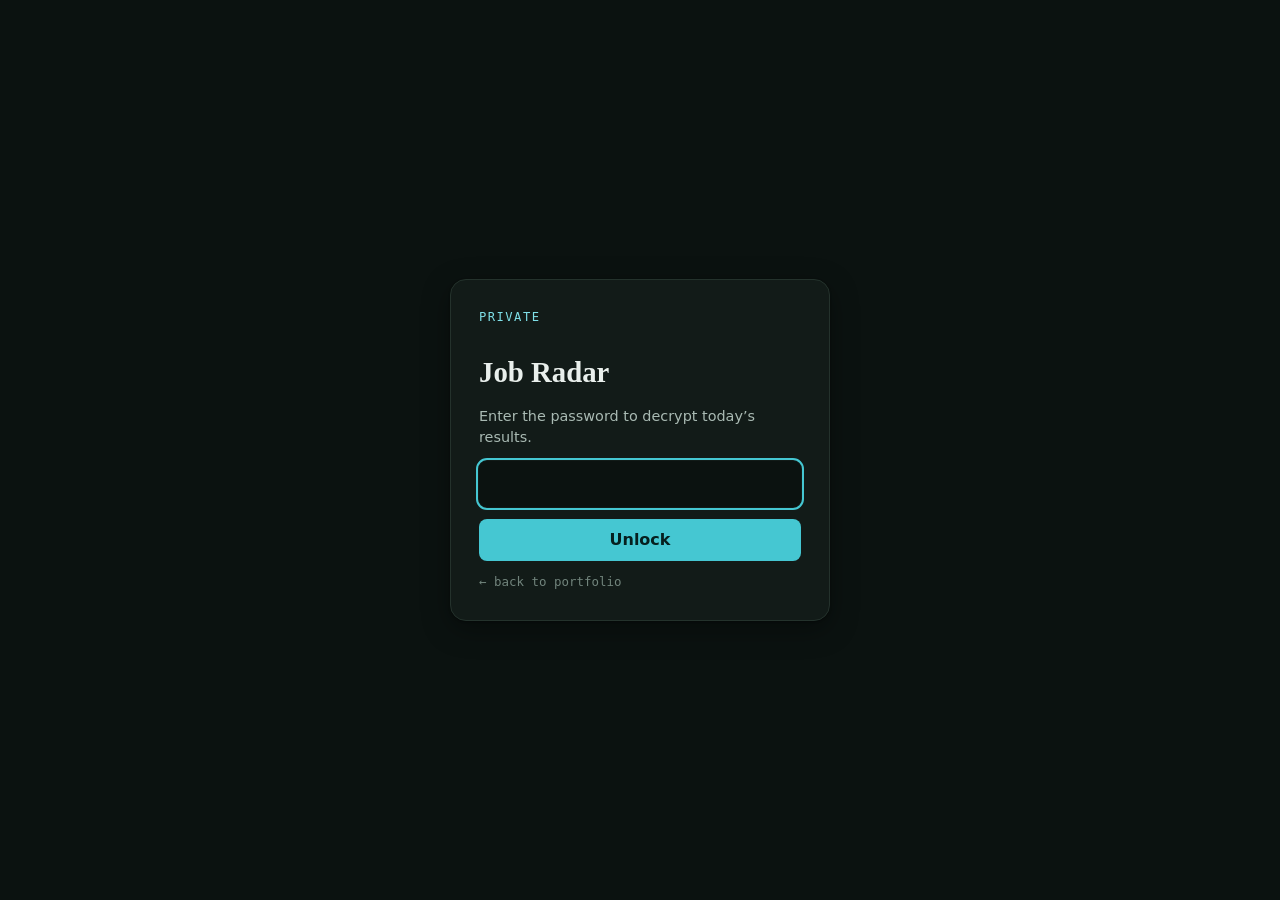
<file: jobs/index.html>
<!doctype html>
<html lang="en">
<head>
<meta charset="utf-8" />
<meta name="viewport" content="width=device-width, initial-scale=1" />
<title>Job Radar · Rishik Kolli</title>
<meta name="description" content="Daily-refreshed full-time roles at H-1B-sponsoring employers, scored against Rishik Kolli's experience, with skill-gap analysis." />
<meta name="robots" content="noindex, nofollow" />
<meta name="referrer" content="strict-origin-when-cross-origin" />
<meta http-equiv="Content-Security-Policy" content="default-src 'none'; script-src 'self'; style-src 'self' https://fonts.googleapis.com; font-src https://fonts.gstatic.com; img-src 'self' data:; connect-src 'self'; base-uri 'none'; form-action 'none'; object-src 'none'" />
<meta name="color-scheme" content="dark" />
<link rel="preconnect" href="https://fonts.googleapis.com" />
<link rel="preconnect" href="https://fonts.gstatic.com" crossorigin />
<link rel="stylesheet" href="https://fonts.googleapis.com/css2?family=Fraunces:opsz,wght@9..144,500;9..144,600&family=IBM+Plex+Mono:wght@400;500&family=IBM+Plex+Sans:wght@400;500;600&display=swap" />
<link rel="stylesheet" href="styles.css" />
</head>
<body class="locked">
<div class="lock" id="lock">
  <form class="lock-card" id="lockForm" autocomplete="off">
    <p class="eyebrow">Private</p>
    <h1>Job Radar</h1>
    <p class="lock-note">Enter the password to decrypt today&rsquo;s results.</p>
    <label class="visually-hidden" for="lockPass">Password</label>
    <input id="lockPass" type="password" required autocomplete="current-password" spellcheck="false" autofocus />
    <button class="apply" id="lockBtn" type="submit">Unlock</button>
    <p class="lock-err" id="lockErr" role="alert" hidden></p>
    <a class="lock-back" href="../">&larr; back to portfolio</a>
  </form>
</div>
<header class="top">
  <div class="wrap top-inner">
    <a class="brand" href="../">Rishik Kolli<span>.</span></a>
    <nav class="top-links">
      <a href="#upskill">Upskill</a>
      <a href="#matches">Matches</a>
      <a href="#method">Method</a>
    </nav>
  </div>
</header>

<main class="wrap">
  <section class="hero">
    <p class="eyebrow">Job Radar · full-time · H-1B-friendly employers</p>
    <h1>20 best-fit roles, refreshed every morning.</h1>
    <p class="lede">Scanned daily at 7:00 AM ET across public job boards of companies with a track record of sponsoring visas,
      filtered to NYC, SF, LA, San Diego, Philadelphia, Jersey City, Seattle, Boston, DC, Miami, Austin and US-remote,
      then scored against my experience.</p>
    <div class="stats" id="stats" aria-live="polite">
      <div class="stat"><span class="num" data-stat="updated">—</span><span class="label">last refresh</span></div>
      <div class="stat"><span class="num" data-stat="fetched">—</span><span class="label">postings scanned</span></div>
      <div class="stat"><span class="num" data-stat="relevant">—</span><span class="label">relevant to my profile</span></div>
      <div class="stat"><span class="num" data-stat="sponsor">—</span><span class="label">dropped: "can't sponsor"</span></div>
    </div>
  </section>

  <section id="upskill" class="panel upskill">
    <div class="section-head">
      <div>
        <p class="kicker">Priority #1</p>
        <h2>What to upskill on next</h2>
      </div>
      <p class="section-note">Ranked by <strong>how often relevant postings ask for a skill</strong> × <strong>how far I am from mastery</strong>.
        Skills already on my resume still show up here until they're rated 5/5, because listed is not the same as interview-ready.</p>
    </div>
    <div class="legend">
      <span class="chip missing">Missing — not on my resume</span>
      <span class="chip sharpen">Sharpen — listed, not interview-ready</span>
      <span class="chip maintain">Maintain — strong, keep current</span>
    </div>
    <ol class="skill-grid" id="skillGrid"></ol>
    <button class="ghost-btn" id="skillMore" type="button" hidden>Show all in-demand skills</button>
    <div class="skill-table-wrap" id="skillTableWrap" hidden>
      <table class="skill-table">
        <thead><tr><th scope="col">Skill</th><th scope="col">In postings</th><th scope="col">My level</th><th scope="col">Status</th><th scope="col">Priority</th></tr></thead>
        <tbody id="skillTable"></tbody>
      </table>
    </div>
  </section>

  <section id="matches" class="matches">
    <div class="section-head">
      <div>
        <p class="kicker">Today</p>
        <h2>Top matches</h2>
      </div>
      <p class="section-note">Match % blends skill overlap with my self-ratings, role fit, and years required. Tags show where each posting overlaps with, or goes past, what I have.</p>
    </div>
    <div class="filters" role="group" aria-label="Filter matches">
      <div class="seg" id="famFilter">
        <button type="button" data-fam="all" aria-pressed="true">All</button>
        <button type="button" data-fam="data-eng" aria-pressed="false">Data Eng</button>
        <button type="button" data-fam="ml-eng" aria-pressed="false">ML / AI</button>
        <button type="button" data-fam="swe" aria-pressed="false">SWE</button>
        <button type="button" data-fam="data-sci" aria-pressed="false">Data Science</button>
      </div>
      <label class="select">
        <span class="visually-hidden">City</span>
        <select id="cityFilter"><option value="all">All locations</option></select>
      </label>
      <label class="select">
        <span class="visually-hidden">Sort</span>
        <select id="sortBy">
          <option value="match">Sort: best match</option>
          <option value="new">Sort: newest</option>
        </select>
      </label>
    </div>
    <p class="empty" id="emptyState" hidden>No matches for this filter today.</p>
    <ol class="job-list" id="jobList"></ol>
  </section>

  <section id="method" class="panel method">
    <h2>How this works</h2>
    <ul>
      <li><strong>Sources:</strong> public, key-less Greenhouse, Lever and Ashby job-board APIs for employers with a public track record of H-1B filings. A GitHub Action fetches them daily at 7:00 AM ET and commits the result, so the page is static and hosted free on GitHub Pages.</li>
      <li><strong>Filters:</strong> full-time only; early-career to mid-level titles (senior, staff, principal, manager, intern and contract roles excluded); target cities or US-remote; postings that say they cannot sponsor, require citizenship, or require a security clearance are removed.</li>
      <li><strong>Sponsorship:</strong> "Sponsorship mentioned" means the posting text explicitly mentions visa sponsorship. "Not stated" is common and not a no, but confirm with the recruiter on the first call.</li>
      <li><strong>Interview notes</strong> are typical loops for that kind of company, drawn from public candidate reports, not insider info. Always check recent reports and ask the recruiter.</li>
      <li><strong>Data handling:</strong> all posting text is treated as untrusted. It's stripped of HTML on fetch and only ever rendered as plain text, links must be https, and a strict Content-Security-Policy blocks inline and third-party scripts.</li>
    </ul>
    <p class="errors" id="errors" hidden></p>
  </section>
</main>

<footer class="wrap foot">
  <span>Built by Rishik Kolli · <a href="../">portfolio</a></span>
  <span id="footUpdated"></span>
</footer>

<script src="app.js" defer></script>
</body>
</html>
</file>
<file: jobs/styles.css>
:root{
  --bg:#0B1210;
  --surface:#121B18;
  --surface-2:#17221E;
  --ink:#E9EFEC;
  --ink-soft:#A9BAB3;
  --ink-faint:#71847C;
  --accent:#45C7D2;
  --accent-deep:#7FE0E8;
  --accent-tint:#163134;
  --amber:#E3A15C;
  --amber-tint:#2B2013;
  --red:#F07A6A;
  --red-tint:#34181A;
  --green:#6FD39A;
  --green-tint:#14291E;
  --line:#24322C;
  --shadow:0 1px 2px rgba(0,0,0,0.3), 0 8px 28px rgba(0,0,0,0.35);
  color-scheme:dark;
}
*{ box-sizing:border-box; }
html{ scroll-behavior:smooth; }
@media (prefers-reduced-motion: reduce){ html{ scroll-behavior:auto; } *{ transition:none !important; } }
body{
  margin:0; background:var(--bg); color:var(--ink);
  font-family:"IBM Plex Sans", ui-sans-serif, system-ui, sans-serif;
  -webkit-font-smoothing:antialiased; line-height:1.5;
}
a{ color:var(--accent-deep); }
h1,h2,h3{ font-family:"Fraunces", ui-serif, Georgia, serif; font-weight:600; margin:0; text-wrap:balance; }
.wrap{ max-width:1080px; margin:0 auto; padding:0 16px; }
.visually-hidden{ position:absolute; width:1px; height:1px; overflow:hidden; clip:rect(0 0 0 0); white-space:nowrap; }
.mono{ font-family:"IBM Plex Mono", ui-monospace, monospace; }

/* Top bar */
.top{ position:sticky; top:0; z-index:10; background:color-mix(in srgb, var(--bg) 88%, transparent); backdrop-filter:blur(8px); border-bottom:1px solid var(--line); }
.top-inner{ display:flex; align-items:center; justify-content:space-between; padding-top:14px; padding-bottom:14px; gap:16px; }
.brand{ font-family:"Fraunces", serif; font-weight:600; color:var(--ink); text-decoration:none; }
.brand span{ color:var(--accent); }
.top-links{ display:flex; gap:18px; }
.top-links a{ font-family:"IBM Plex Mono", monospace; font-size:0.84rem; color:var(--ink-soft); text-decoration:none; }
.top-links a:hover{ color:var(--ink); }

/* Hero */
.hero{ padding:48px 0 28px; }
.eyebrow, .kicker{ font-family:"IBM Plex Mono", monospace; font-size:0.76rem; text-transform:uppercase; letter-spacing:0.12em; color:var(--accent-deep); margin:0 0 12px; }
.hero h1{ font-size:clamp(2rem, 5vw, 3rem); line-height:1.08; max-width:20ch; }
.lede{ color:var(--ink-soft); max-width:70ch; margin:16px 0 0; }
.stats{ display:grid; grid-template-columns:repeat(4,1fr); gap:1px; background:var(--line); border:1px solid var(--line); border-radius:12px; overflow:hidden; margin-top:28px; }
.stat{ background:var(--surface); padding:16px; display:flex; flex-direction:column; gap:4px; min-width:0; }
.stat .num{ font-family:"Fraunces", serif; font-size:1.35rem; color:var(--accent-deep); font-variant-numeric:tabular-nums; overflow-wrap:anywhere; }
.stat .label{ font-size:0.78rem; color:var(--ink-faint); }
@media (max-width:680px){ .stats{ grid-template-columns:repeat(2,1fr); } }

/* Sections */
section{ margin:28px 0; }
.panel{ background:var(--surface); border:1px solid var(--line); border-radius:16px; padding:28px; box-shadow:var(--shadow); }
@media (max-width:560px){ .panel{ padding:20px 16px; } }
.section-head{ display:grid; grid-template-columns:minmax(0,1fr) minmax(0,1.3fr); gap:24px; align-items:end; margin-bottom:20px; }
.section-head h2{ font-size:clamp(1.5rem, 3.4vw, 2rem); }
.section-note{ color:var(--ink-soft); font-size:0.92rem; margin:0; }
.section-note strong{ color:var(--ink); font-weight:600; }
@media (max-width:760px){ .section-head{ grid-template-columns:1fr; gap:10px; } }

/* Chips */
.legend{ display:flex; flex-wrap:wrap; gap:8px; margin-bottom:20px; }
.chip{ display:inline-flex; align-items:center; gap:6px; font-family:"IBM Plex Mono", monospace; font-size:0.72rem; padding:3px 9px; border-radius:999px; border:1px solid transparent; white-space:nowrap; }
.chip.missing{ background:var(--red-tint); color:var(--red); border-color:color-mix(in srgb, var(--red) 30%, transparent); }
.chip.sharpen{ background:var(--amber-tint); color:var(--amber); border-color:color-mix(in srgb, var(--amber) 30%, transparent); }
.chip.maintain{ background:var(--green-tint); color:var(--green); border-color:color-mix(in srgb, var(--green) 30%, transparent); }
.chip.neutral{ background:var(--surface-2); color:var(--ink-soft); border-color:var(--line); }
.chip.accent{ background:var(--accent-tint); color:var(--accent-deep); }

/* Upskill grid */
.upskill{ border-color:color-mix(in srgb, var(--accent) 35%, var(--line)); }
.skill-grid{ list-style:none; margin:0; padding:0; display:grid; grid-template-columns:repeat(auto-fill, minmax(300px, 1fr)); gap:14px; counter-reset:rank; }
@media (max-width:400px){ .skill-grid{ grid-template-columns:1fr; } }
.skill-card{ position:relative; background:var(--bg); border:1px solid var(--line); border-radius:12px; padding:18px 18px 16px; display:flex; flex-direction:column; gap:10px; counter-increment:rank; min-width:0; }
.skill-card::before{ content:counter(rank, decimal-leading-zero); position:absolute; top:16px; right:16px; font-family:"IBM Plex Mono", monospace; font-size:0.76rem; color:var(--ink-faint); }
.skill-card h3{ font-size:1.12rem; padding-right:32px; }
.skill-meta{ display:flex; flex-wrap:wrap; gap:8px; align-items:center; }
.bar{ height:6px; border-radius:99px; background:var(--surface-2); overflow:hidden; }
.bar > span{ display:block; height:100%; border-radius:99px; background:var(--accent); }
.bar-row{ display:flex; justify-content:space-between; font-size:0.78rem; color:var(--ink-faint); margin-bottom:5px; gap:8px; }
.bar-row strong{ color:var(--ink); font-weight:600; font-variant-numeric:tabular-nums; }
.dots{ display:inline-flex; gap:3px; vertical-align:middle; }
.dots i{ width:8px; height:8px; border-radius:50%; background:var(--surface-2); border:1px solid var(--line); }
.dots i.on{ background:var(--accent); border-color:var(--accent); }
.skill-label{ font-family:"IBM Plex Mono", monospace; font-size:0.7rem; color:var(--ink-faint); text-transform:uppercase; letter-spacing:0.08em; margin:4px 0 2px; }
.res-list{ list-style:none; margin:0; padding:0; display:flex; flex-direction:column; gap:4px; font-size:0.86rem; }
.res-list a{ text-decoration:none; border-bottom:1px solid transparent; }
.res-list a:hover{ border-bottom-color:currentColor; }
.project{ font-size:0.86rem; color:var(--ink-soft); margin:0; }
.ghost-btn{ margin-top:18px; background:transparent; color:var(--ink); border:1px solid var(--line); border-radius:8px; padding:9px 14px; font:inherit; font-size:0.88rem; cursor:pointer; }
.job-actions .ghost-btn{ margin-top:0; text-decoration:none; text-align:center; font-size:0.82rem; }
.ghost-btn:hover{ border-color:var(--accent); color:var(--accent-deep); }
.skill-table-wrap{ overflow-x:auto; margin-top:16px; }
.skill-table{ width:100%; border-collapse:collapse; font-size:0.86rem; min-width:520px; }
.skill-table th, .skill-table td{ text-align:left; padding:9px 10px; border-bottom:1px solid var(--line); }
.skill-table th{ font-family:"IBM Plex Mono", monospace; font-weight:500; font-size:0.72rem; color:var(--ink-faint); text-transform:uppercase; letter-spacing:0.06em; }
.skill-table td{ font-variant-numeric:tabular-nums; }

/* Filters */
.filters{ display:flex; flex-wrap:wrap; gap:10px; align-items:center; margin-bottom:18px; }
.seg{ display:inline-flex; flex-wrap:wrap; border:1px solid var(--line); border-radius:10px; overflow:hidden; background:var(--surface); }
.seg button{ background:transparent; color:var(--ink-soft); border:0; border-right:1px solid var(--line); padding:8px 12px; font:inherit; font-size:0.84rem; cursor:pointer; }
.seg button:last-child{ border-right:0; }
.seg button[aria-pressed="true"]{ background:var(--accent-tint); color:var(--accent-deep); }
.select select{ background:var(--surface); color:var(--ink); border:1px solid var(--line); border-radius:10px; padding:8px 10px; font:inherit; font-size:0.84rem; max-width:100%; }
button:focus-visible, select:focus-visible, a:focus-visible, summary:focus-visible{ outline:2px solid var(--accent); outline-offset:2px; }

/* Jobs */
.job-list{ list-style:none; margin:0; padding:0; display:flex; flex-direction:column; gap:12px; }
.job{ background:var(--surface); border:1px solid var(--line); border-radius:14px; padding:18px 20px; display:grid; grid-template-columns:64px minmax(0,1fr) auto; gap:18px; align-items:start; }
.job:hover{ border-color:color-mix(in srgb, var(--accent) 45%, var(--line)); }
@media (max-width:640px){ .job{ grid-template-columns:52px minmax(0,1fr); padding:16px; gap:14px; } .job-actions{ grid-column:1 / -1; } }
.ring{ --p:0; width:64px; height:64px; border-radius:50%; display:grid; place-items:center;
  background:conic-gradient(var(--ring-color, var(--accent)) calc(var(--p) * 1%), var(--surface-2) 0); }
.ring span{ width:50px; height:50px; border-radius:50%; background:var(--surface); display:grid; place-items:center; font-family:"IBM Plex Mono", monospace; font-weight:500; font-size:0.92rem; }
@media (max-width:640px){ .ring{ width:52px; height:52px; } .ring span{ width:40px; height:40px; font-size:0.8rem; } }
.job-head{ display:flex; gap:12px; align-items:flex-start; }
/* logos come in every shape: scale each one to fit the white box without cropping */
.co-logo{ flex:none; width:44px; height:44px; border-radius:10px; background:#FFFFFF; padding:5px;
  display:flex; align-items:center; justify-content:center; overflow:hidden;
  font-family:"Fraunces", serif; font-weight:600; font-size:1.2rem; color:#0B1210; }
.co-logo img{ width:100%; height:100%; object-fit:contain; display:block; }
.job h3{ font-family:"IBM Plex Sans", sans-serif; font-size:1.04rem; font-weight:600; line-height:1.35; }
.job-co{ color:var(--accent-deep); font-weight:500; font-size:0.92rem; margin-top:2px; }
.job-meta{ display:flex; flex-wrap:wrap; gap:6px 14px; font-size:0.8rem; color:var(--ink-faint); margin-top:6px; }
.job-tags{ display:flex; flex-wrap:wrap; gap:6px; margin-top:12px; }
.job-actions{ display:flex; flex-direction:column; gap:8px; align-items:stretch; }
.apply{ display:inline-flex; justify-content:center; align-items:center; gap:6px; background:var(--accent); color:#06201F; font-weight:600; text-decoration:none; border-radius:8px; padding:9px 16px; font-size:0.88rem; white-space:nowrap; }
.apply:hover{ background:var(--accent-deep); }
.new-badge{ background:var(--amber-tint); color:var(--amber); }
details.prep{ grid-column:2 / -1; border-top:1px dashed var(--line); padding-top:10px; }
@media (max-width:640px){ details.prep{ grid-column:1 / -1; } }
details.prep summary{ cursor:pointer; font-family:"IBM Plex Mono", monospace; font-size:0.8rem; color:var(--ink-soft); list-style:none; }
details.prep summary::-webkit-details-marker{ display:none; }
details.prep summary::before{ content:"▸ "; color:var(--accent); }
details.prep[open] summary::before{ content:"▾ "; }
.prep-body{ display:grid; grid-template-columns:repeat(auto-fit, minmax(240px, 1fr)); gap:16px 24px; margin-top:12px; font-size:0.87rem; color:var(--ink-soft); }
.prep-body h4{ margin:0 0 6px; font-family:"IBM Plex Mono", monospace; font-weight:500; font-size:0.72rem; text-transform:uppercase; letter-spacing:0.08em; color:var(--ink-faint); }
.prep-body ol, .prep-body ul{ margin:0; padding-left:1.1em; display:flex; flex-direction:column; gap:4px; }
.prep-body li::marker{ color:var(--accent); }
.prep-body strong{ color:var(--ink); font-weight:600; }
.empty{ color:var(--ink-faint); }

/* Method */
.method h2{ font-size:1.4rem; margin-bottom:10px; }
.method ul{ color:var(--ink-soft); font-size:0.9rem; padding-left:1.1em; display:flex; flex-direction:column; gap:8px; margin:0; }
.method strong{ color:var(--ink); }
.errors{ font-family:"IBM Plex Mono", monospace; font-size:0.76rem; color:var(--amber); margin:14px 0 0; }
.foot{ display:flex; justify-content:space-between; flex-wrap:wrap; gap:8px; padding-top:12px; padding-bottom:48px; font-family:"IBM Plex Mono", monospace; font-size:0.76rem; color:var(--ink-faint); }
/* Lock screen: nothing else shows until the data decrypts */
body.locked .top, body.locked main, body.locked .foot{ display:none; }
body:not(.locked) .lock{ display:none; }
.lock{ min-height:100vh; display:grid; place-items:center; padding:24px 16px; }
.lock-card{ width:min(380px, 100%); background:var(--surface); border:1px solid var(--line); border-radius:16px; padding:28px; box-shadow:var(--shadow); display:flex; flex-direction:column; gap:12px; }
.lock-card h1{ font-size:1.8rem; }
.lock-note{ color:var(--ink-soft); font-size:0.9rem; margin:0; }
.lock-card input{ background:var(--bg); color:var(--ink); border:1px solid var(--line); border-radius:8px; padding:10px 12px; font:inherit; font-size:1rem; }
.lock-card input:focus{ outline:2px solid var(--accent); outline-offset:1px; border-color:transparent; }
.lock-card .apply{ border:0; cursor:pointer; font:inherit; font-weight:600; }
.lock-card .apply:disabled{ opacity:0.6; cursor:progress; }
.lock-err{ color:var(--red); font-size:0.86rem; margin:0; }
.lock-back{ font-family:"IBM Plex Mono", monospace; font-size:0.78rem; color:var(--ink-faint); text-decoration:none; }
.lock-back:hover{ color:var(--ink); }
.load-error{ background:var(--red-tint); color:var(--red); border:1px solid color-mix(in srgb, var(--red) 30%, transparent); border-radius:10px; padding:12px 14px; }
</file>
